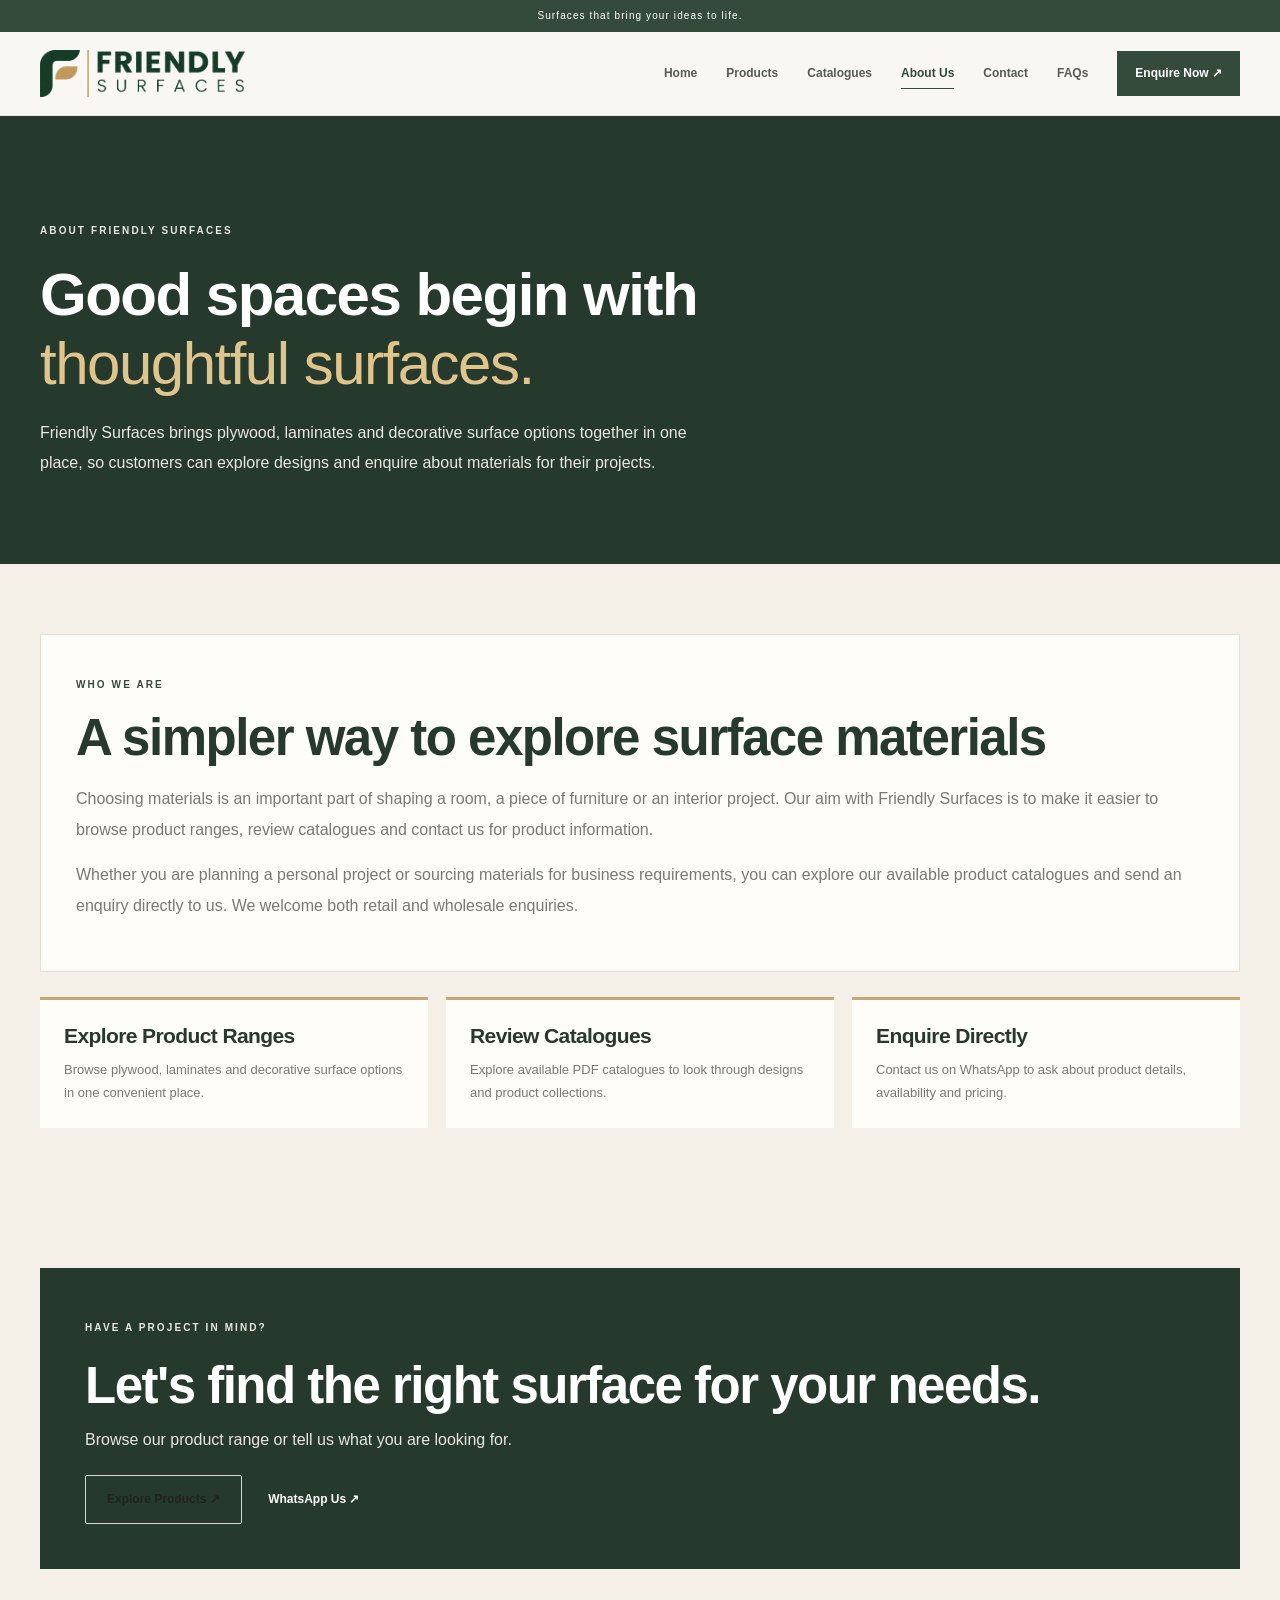
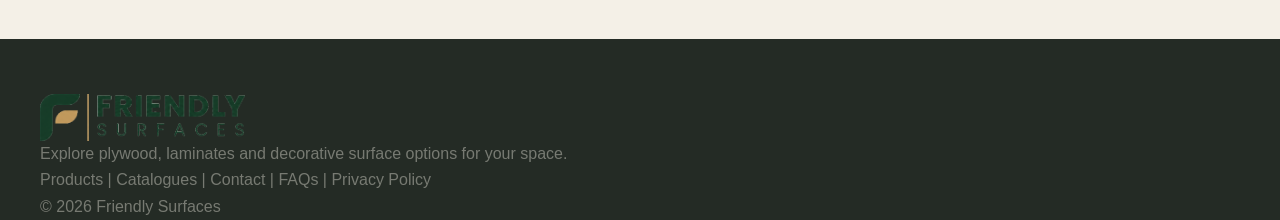
<file: about.html>
<!DOCTYPE html>
<html lang="en">
<head>
  <meta charset="UTF-8">
  <meta name="viewport" content="width=device-width, initial-scale=1.0">
  <meta name="theme-color" content="#26392d">
  <meta name="description" content="Learn about Friendly Surfaces and explore plywood, laminates and decorative surface options.">

  <title>About Us | Friendly Surfaces</title>

  <link rel="icon" type="image/png" href="assets/images/favicon.png">
  <link rel="stylesheet" href="style.css">

  <style>
    .brand-logo {
      display: block;
      width: 205px;
      max-width: 100%;
      height: auto;
    }

    .about-hero {
      padding: 85px 0;
      background: #26392d;
      color: #fff;
    }

    .about-hero h1 {
      max-width: 800px;
      color: #fff;
      font-size: clamp(36px, 5vw, 60px);
      line-height: 1.15;
    }

    .about-hero h1 span {
      color: #dfc48c;
    }

    .about-hero p {
      max-width: 680px;
      margin-top: 20px;
      color: #e8e8df;
      line-height: 1.9;
    }

    .about-content {
      padding: 70px 0;
      background: #f4f0e7;
    }

    .about-panel {
      padding: 35px;
      background: #fffdf8;
      border: 1px solid #e4dfd2;
    }

    .about-panel h2 {
      margin-bottom: 18px;
      color: #26392d;
    }

    .about-panel p {
      margin-bottom: 15px;
      line-height: 1.9;
    }

    .about-points {
      display: grid;
      grid-template-columns: repeat(3, 1fr);
      gap: 18px;
      margin-top: 25px;
    }

    .about-point {
      padding: 24px;
      background: #fffdf8;
      border-top: 3px solid #c4a878;
    }

    .about-point h3 {
      margin-bottom: 10px;
      color: #26392d;
    }

    .about-point p {
      font-size: 13px;
      line-height: 1.8;
    }

    .about-cta {
      padding: 45px;
      background: #26392d;
      color: #fff;
    }

    .about-cta h2 {
      color: #fff;
      margin-bottom: 12px;
    }

    .about-cta p {
      margin-bottom: 22px;
      color: #e8e8df;
    }

    @media (max-width: 700px) {
      .about-points {
        grid-template-columns: 1fr;
      }

      .about-panel,
      .about-cta {
        padding: 25px;
      }
    }
  </style>
</head>

<body>

  <div class="announcement-bar">
    Surfaces that bring your ideas to life.
  </div>

  <header class="site-header">
    <div class="container nav-container">

      <a href="index.html" class="brand">
        <img
          src="assets/images/friendly-surfaces-logo.png"
          alt="Friendly Surfaces"
          class="brand-logo">
      </a>

      <button
        class="menu-toggle"
        id="menuToggle"
        type="button"
        aria-label="Open navigation"
        aria-expanded="false"
        aria-controls="mainNav">
        <span></span>
        <span></span>
        <span></span>
      </button>

      <nav class="main-nav" id="mainNav">
        <a href="index.html">Home</a>
        <a href="products.html">Products</a>
        <a href="catalogue.html">Catalogues</a>
        <a href="about.html" class="active">About Us</a>
        <a href="contact.html">Contact</a>
        <a href="faq.html">FAQs</a>
        <a
          href="https://wa.me/919111423357"
          class="nav-cta"
          target="_blank"
          rel="noopener noreferrer">
          Enquire Now ↗
        </a>
      </nav>

    </div>
  </header>

  <main>

    <section class="about-hero">
      <div class="container">
        <p class="eyebrow">ABOUT FRIENDLY SURFACES</p>

        <h1>
          Good spaces begin with
          <span>thoughtful surfaces.</span>
        </h1>

        <p>
          Friendly Surfaces brings plywood, laminates and decorative
          surface options together in one place, so customers can explore
          designs and enquire about materials for their projects.
        </p>
      </div>
    </section>

    <section class="about-content">
      <div class="container">

        <div class="about-panel">
          <p class="eyebrow">WHO WE ARE</p>

          <h2>A simpler way to explore surface materials</h2>

          <p>
            Choosing materials is an important part of shaping a room,
            a piece of furniture or an interior project. Our aim with
            Friendly Surfaces is to make it easier to browse product
            ranges, review catalogues and contact us for product
            information.
          </p>

          <p>
            Whether you are planning a personal project or sourcing
            materials for business requirements, you can explore our
            available product catalogues and send an enquiry directly
            to us. We welcome both retail and wholesale enquiries.
          </p>
        </div>

        <div class="about-points">

          <article class="about-point">
            <h3>Explore Product Ranges</h3>
            <p>
              Browse plywood, laminates and decorative surface options
              in one convenient place.
            </p>
          </article>

          <article class="about-point">
            <h3>Review Catalogues</h3>
            <p>
              Explore available PDF catalogues to look through designs
              and product collections.
            </p>
          </article>

          <article class="about-point">
            <h3>Enquire Directly</h3>
            <p>
              Contact us on WhatsApp to ask about product details,
              availability and pricing.
            </p>
          </article>

        </div>

      </div>
    </section>

    <section class="about-content">
      <div class="container">
        <div class="about-cta">
          <p class="eyebrow">HAVE A PROJECT IN MIND?</p>

          <h2>Let's find the right surface for your needs.</h2>

          <p>
            Browse our product range or tell us what you are looking for.
          </p>

          <a class="btn btn-light" href="products.html">
            Explore Products ↗
          </a>

          <a
            class="btn"
            href="https://wa.me/919111423357?text=Hello%20Friendly%20Surfaces%2C%20I%20would%20like%20to%20enquire%20about%20your%20products."
            target="_blank"
            rel="noopener noreferrer">
            WhatsApp Us ↗
          </a>
        </div>
      </div>
    </section>

  </main>

  <footer class="site-footer">
    <div class="container">
      <img
        src="assets/images/friendly-surfaces-logo.png"
        alt="Friendly Surfaces"
        class="brand-logo">

      <p>
        Explore plywood, laminates and decorative surface options
        for your space.
      </p>

      <p>
        <a href="products.html">Products</a> |
        <a href="catalogue.html">Catalogues</a> |
        <a href="contact.html">Contact</a> |
        <a href="faq.html">FAQs</a> |
        <a href="privacy.html">Privacy Policy</a>
      </p>

      <p>
        © <span id="currentYear"></span> Friendly Surfaces
      </p>
    </div>
  </footer>

  <script>
    const menuToggle = document.getElementById("menuToggle");
    const mainNav = document.getElementById("mainNav");

    if (menuToggle && mainNav) {
      menuToggle.addEventListener("click", function () {
        const isOpen = mainNav.classList.toggle("open");
        menuToggle.setAttribute("aria-expanded", isOpen);
      });
    }

    document.getElementById("currentYear").textContent =
      new Date().getFullYear();
  </script>

</body>
</html>
</file>
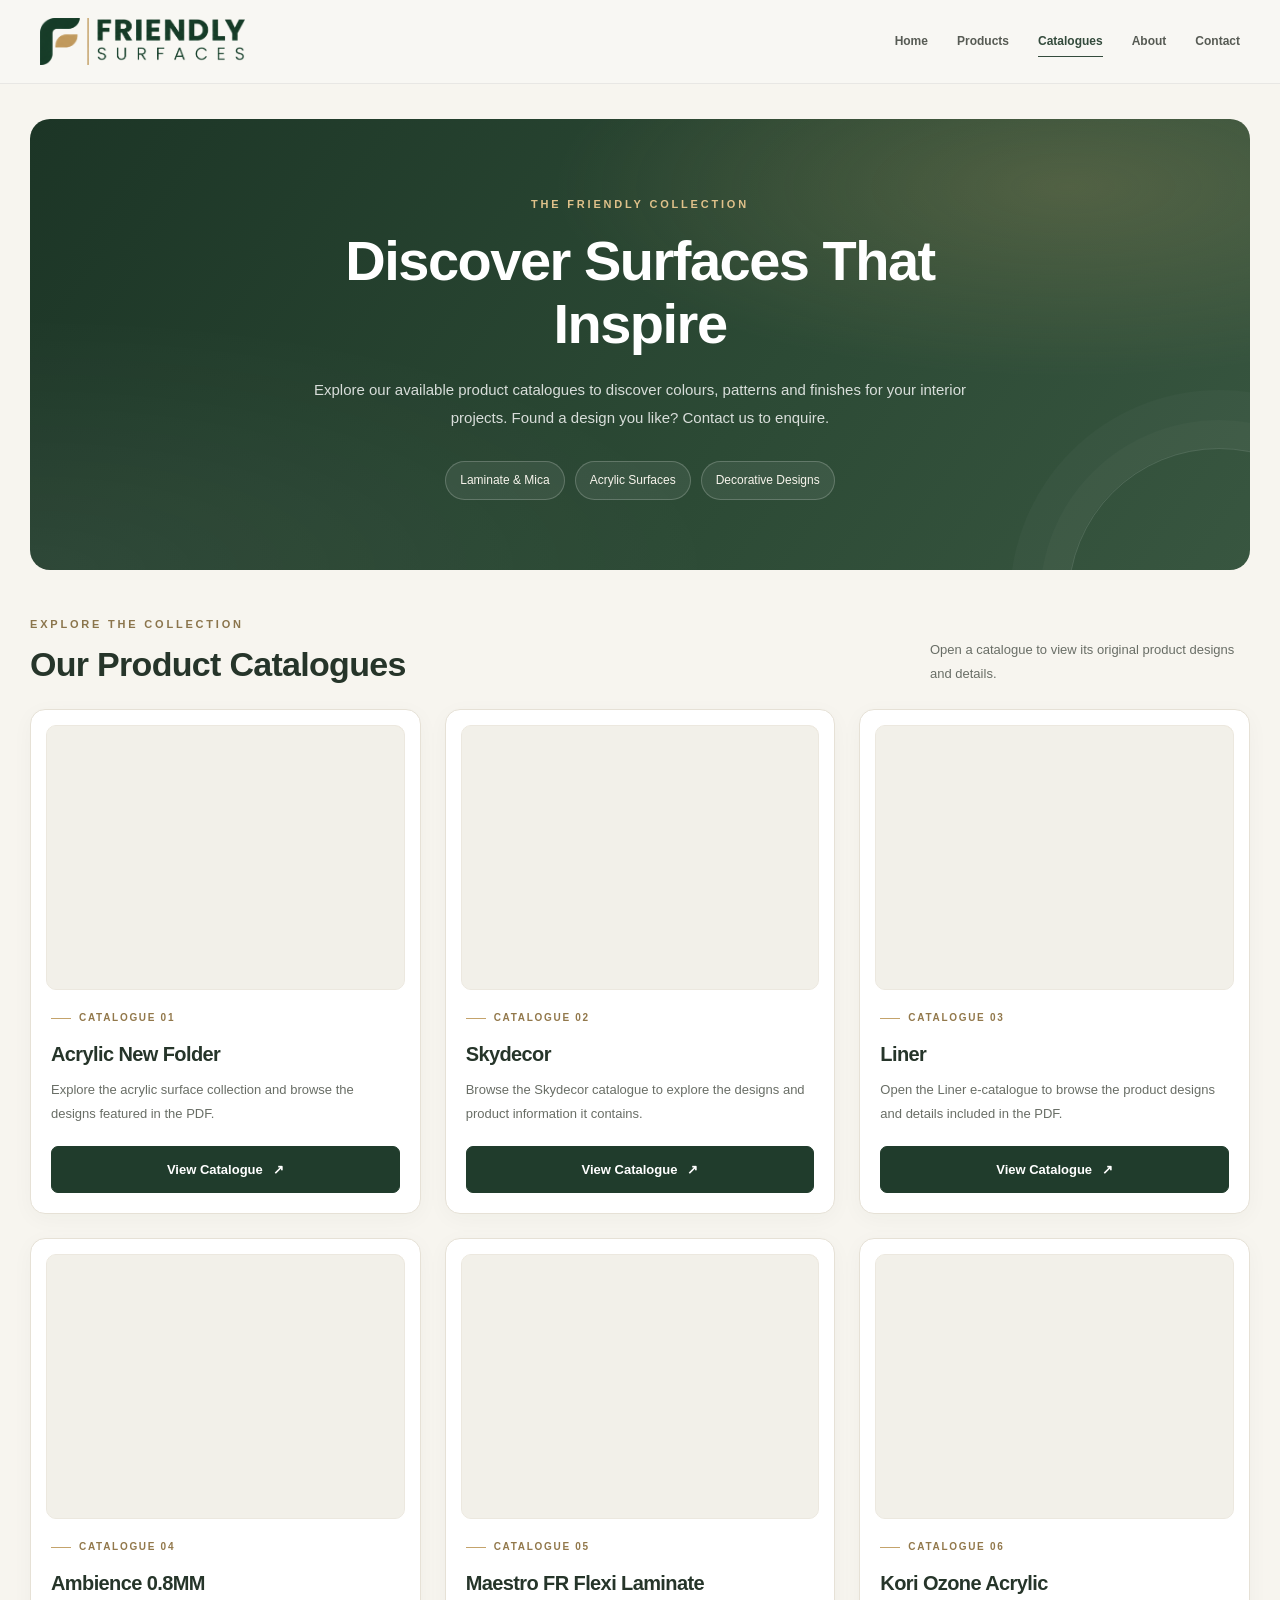
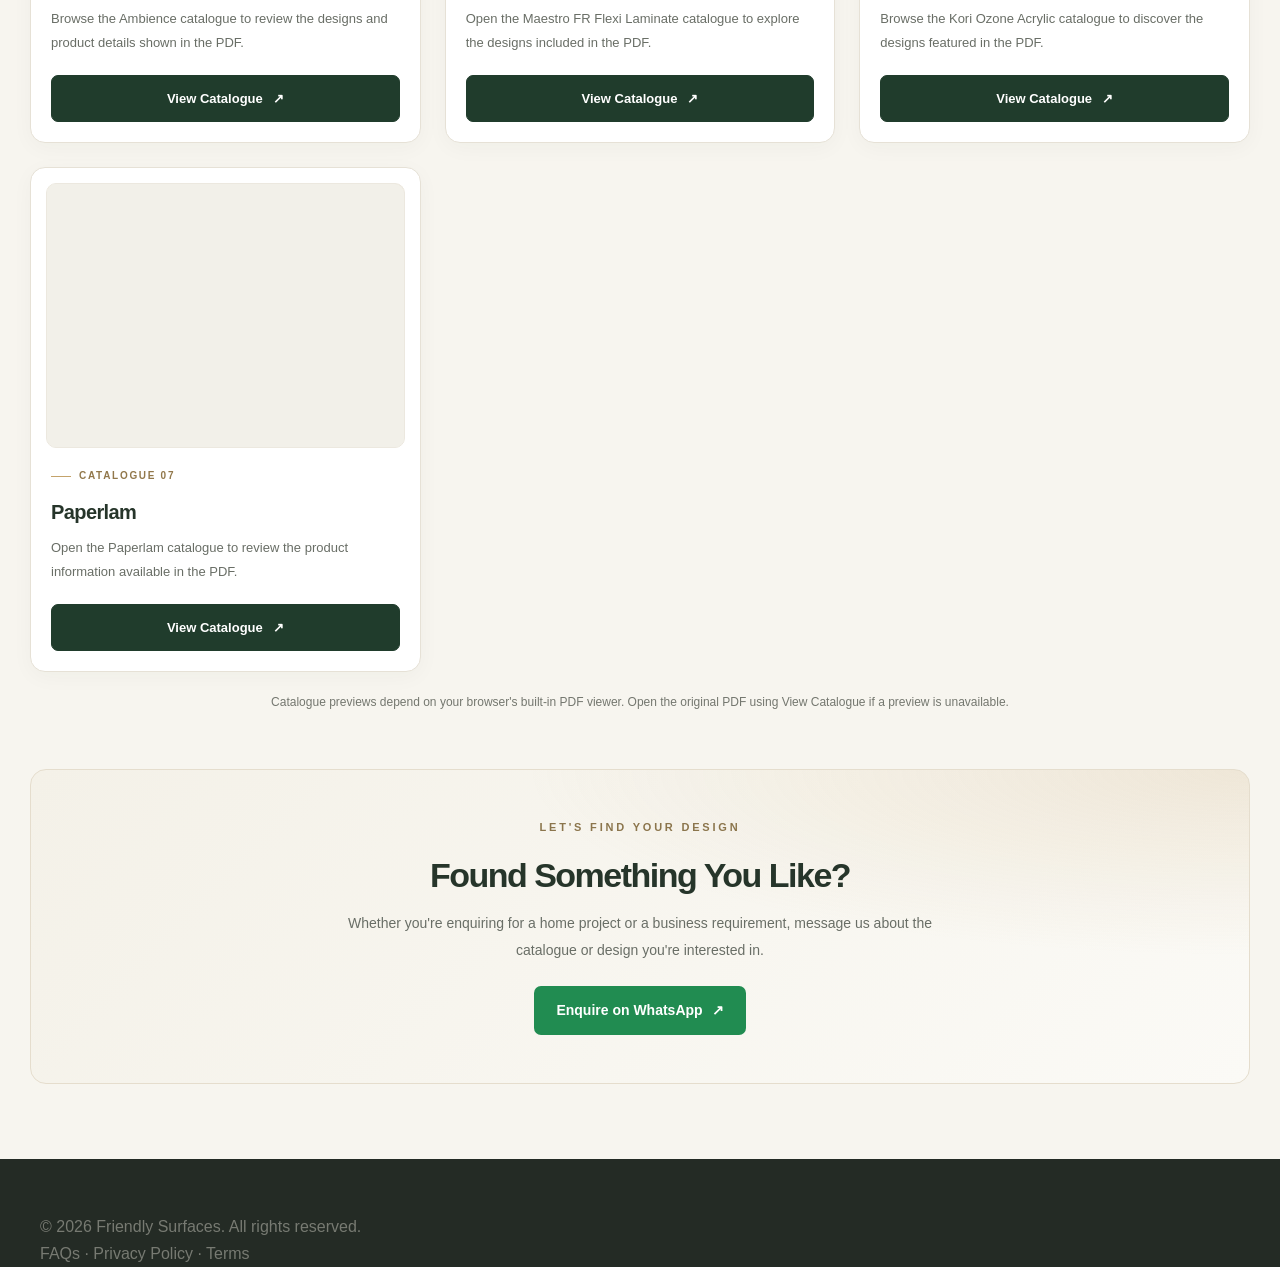
<file: catalogue.html>
<!DOCTYPE html>
<html lang="en">
<head>
  <meta charset="UTF-8">
  <meta name="viewport" content="width=device-width, initial-scale=1.0">

  <title>Product Catalogues | Friendly Surfaces</title>
  <meta name="description" content="Explore laminate, mica, acrylic and decorative surface catalogues from Friendly Surfaces. View original PDF catalogues and enquire on WhatsApp.">
  <meta name="theme-color" content="#203c2c">

  <link rel="stylesheet" href="style.css">
  <link rel="icon" type="image/png" href="assets/images/favicon.png">

  <style>
    :root {
      --surface-green: #203c2c;
      --surface-green-light: #345540;
      --surface-cream: #f7f5ef;
      --surface-gold: #c4a36b;
      --surface-text: #26352a;
      --surface-muted: #696e66;
      --surface-border: #e6e1d6;
    }

    * {
      box-sizing: border-box;
    }

    body {
      background: var(--surface-cream);
    }

    .catalogue-page {
      width: min(1220px, calc(100% - 44px));
      margin: 0 auto;
      padding: 35px 0 75px;
    }

    /* HERO */

    .catalogue-hero {
      position: relative;
      isolation: isolate;
      overflow: hidden;
      padding: 76px 30px 70px;
      margin-bottom: 45px;
      border-radius: 20px;
      text-align: center;
      color: #fff;
      background:
        radial-gradient(
          ellipse at 85% 15%,
          rgba(196, 163, 107, 0.23),
          transparent 35%
        ),
        radial-gradient(
          ellipse at 0% 100%,
          rgba(255, 255, 255, 0.06),
          transparent 40%
        ),
        linear-gradient(
          125deg,
          #1c3526 0%,
          #2c4a35 60%,
          #385640 100%
        );
    }

    .catalogue-hero::after {
      content: "";
      position: absolute;
      z-index: -1;
      width: 300px;
      height: 300px;
      right: -120px;
      bottom: -180px;
      border: 1px solid rgba(255,255,255,.13);
      border-radius: 50%;
      box-shadow:
        0 0 0 28px rgba(255,255,255,.025),
        0 0 0 58px rgba(255,255,255,.025);
    }

    .catalogue-eyebrow {
      margin: 0 0 17px;
      color: #dfc18a;
      font-size: 11px;
      font-weight: 700;
      letter-spacing: 2.8px;
      text-transform: uppercase;
    }

    .catalogue-hero h1 {
      max-width: 760px;
      margin: 0 auto 20px;
      color: #fff;
      font-size: clamp(34px, 5vw, 56px);
      font-weight: 600;
      line-height: 1.12;
      letter-spacing: -1.5px;
    }

    .catalogue-hero > p:not(.catalogue-eyebrow) {
      max-width: 660px;
      margin: 0 auto;
      color: rgba(255,255,255,.82);
      font-size: 15px;
      line-height: 1.9;
    }

    .catalogue-tags {
      display: flex;
      flex-wrap: wrap;
      justify-content: center;
      gap: 10px;
      margin-top: 28px;
    }

    .catalogue-tags span {
      padding: 9px 14px;
      border: 1px solid rgba(255,255,255,.2);
      border-radius: 30px;
      background: rgba(255,255,255,.07);
      color: #f7f4ec;
      font-size: 12px;
    }

    /* SECTION HEADING */

    .catalogue-section-heading {
      display: flex;
      justify-content: space-between;
      align-items: end;
      gap: 20px;
      margin: 0 0 24px;
    }

    .catalogue-section-heading .catalogue-eyebrow {
      margin-bottom: 9px;
      color: #8b754c;
    }

    .catalogue-section-heading h2 {
      margin: 0;
      color: var(--surface-text);
      font-size: clamp(25px, 3.5vw, 34px);
      line-height: 1.25;
      letter-spacing: -.7px;
    }

    .catalogue-section-heading > p {
      max-width: 320px;
      margin: 0;
      color: var(--surface-muted);
      font-size: 13px;
      line-height: 1.8;
    }

    /* CATALOGUE GRID */

    .catalogue-grid {
      display: grid;
      grid-template-columns: repeat(3, minmax(0, 1fr));
      gap: 24px;
    }

    .catalogue-card {
      display: flex;
      flex-direction: column;
      min-width: 0;
      padding: 15px;
      overflow: hidden;
      border: 1px solid var(--surface-border);
      border-radius: 15px;
      background: #fff;
      box-shadow: 0 5px 22px rgba(31, 48, 35, .035);
      transition:
        transform .22s ease,
        box-shadow .22s ease,
        border-color .22s ease;
    }

    .catalogue-card:hover {
      transform: translateY(-5px);
      border-color: #d4c8b2;
      box-shadow: 0 15px 32px rgba(31, 48, 35, .09);
    }

    /* PDF PREVIEW */

    .catalogue-preview {
      position: relative;
      height: 265px;
      overflow: hidden;
      border: 1px solid #ece8df;
      border-radius: 10px;
      background:
        radial-gradient(
          ellipse at top right,
          rgba(196,163,107,.15),
          transparent 45%
        ),
        #f2f0e9;
    }

    .catalogue-preview iframe {
      display: block;
      width: 100%;
      height: 100%;
      border: 0;
      background: #f2f0e9;
    }

    .catalogue-preview-fallback {
      display: flex;
      flex-direction: column;
      align-items: center;
      justify-content: center;
      gap: 12px;
      height: 100%;
      padding: 20px;
      text-align: center;
      color: var(--surface-green);
    }

    .pdf-icon {
      display: grid;
      place-items: center;
      width: 58px;
      height: 68px;
      border: 1px solid #d8cdb8;
      border-radius: 7px;
      background: #fff;
      color: #8c6643;
      font-size: 13px;
      font-weight: 800;
      letter-spacing: 1px;
      box-shadow: 0 5px 15px rgba(32, 60, 44, .07);
    }

    .catalogue-preview-fallback p {
      margin: 0;
      color: var(--surface-muted);
      font-size: 12px;
      line-height: 1.6;
    }

    .catalogue-card-body {
      display: flex;
      flex: 1;
      flex-direction: column;
      align-items: flex-start;
      padding: 20px 5px 5px;
    }

    .catalogue-number {
      display: inline-flex;
      align-items: center;
      gap: 8px;
      margin-bottom: 13px;
      color: #92784b;
      font-size: 10px;
      font-weight: 700;
      letter-spacing: 1.7px;
    }

    .catalogue-number::before {
      content: "";
      width: 20px;
      height: 1px;
      background: var(--surface-gold);
    }

    .catalogue-card h3 {
      margin: 0 0 10px;
      color: var(--surface-text);
      font-size: 20px;
      font-weight: 600;
      line-height: 1.4;
      overflow-wrap: anywhere;
    }

    .catalogue-card-body > p {
      flex: 1;
      margin: 0 0 20px;
      color: var(--surface-muted);
      font-size: 13px;
      line-height: 1.85;
    }

    .catalogue-link {
      display: inline-flex;
      align-items: center;
      justify-content: center;
      gap: 10px;
      width: 100%;
      min-height: 46px;
      padding: 12px 16px;
      border: 1px solid var(--surface-green);
      border-radius: 7px;
      background: var(--surface-green);
      color: #fff;
      font-size: 13px;
      font-weight: 600;
      text-align: center;
      text-decoration: none;
      transition: background .2s ease, border-color .2s ease;
    }

    .catalogue-link:hover {
      border-color: #172d20;
      background: #172d20;
    }

    .catalogue-link:focus-visible,
    .catalogue-help-button:focus-visible {
      outline: 2px solid var(--surface-gold);
      outline-offset: 3px;
    }

    /* WHATSAPP CTA */

    .catalogue-help {
      position: relative;
      isolation: isolate;
      overflow: hidden;
      margin-top: 55px;
      padding: 48px 25px;
      border: 1px solid #e5ddcd;
      border-radius: 16px;
      background:
        radial-gradient(
          ellipse at 100% 0,
          rgba(196,163,107,.20),
          transparent 42%
        ),
        linear-gradient(135deg, #f4f1e8, #fbfaf6);
      text-align: center;
    }

    .catalogue-help .catalogue-eyebrow {
      color: #8b754c;
    }

    .catalogue-help h2 {
      margin: 0 0 13px;
      color: var(--surface-text);
      font-size: clamp(25px, 3.5vw, 34px);
      line-height: 1.3;
    }

    .catalogue-help > p:not(.catalogue-eyebrow) {
      max-width: 600px;
      margin: 0 auto 23px;
      color: var(--surface-muted);
      font-size: 14px;
      line-height: 1.9;
    }

    .catalogue-help-button {
      display: inline-flex;
      align-items: center;
      justify-content: center;
      gap: 9px;
      min-height: 47px;
      padding: 13px 22px;
      border-radius: 7px;
      background: #218c51;
      color: #fff;
      font-size: 14px;
      font-weight: 600;
      text-decoration: none;
      transition: background .2s ease;
    }

    .catalogue-help-button:hover {
      background: #176d3d;
    }

    .catalogue-note {
      margin: 20px 0 0;
      color: #74776f;
      font-size: 12px;
      line-height: 1.8;
      text-align: center;
    }

    /* RESPONSIVE */

    @media (max-width: 950px) {
      .catalogue-grid {
        grid-template-columns: repeat(2, minmax(0, 1fr));
        gap: 20px;
      }

      .catalogue-preview {
        height: 280px;
      }

      .catalogue-section-heading {
        align-items: flex-start;
        flex-direction: column;
      }
    }

    @media (max-width: 560px) {
      .catalogue-page {
        width: calc(100% - 28px);
        padding: 22px 0 45px;
      }

      .catalogue-hero {
        padding: 48px 19px 43px;
        margin-bottom: 35px;
        border-radius: 14px;
      }

      .catalogue-hero h1 {
        font-size: clamp(31px, 9vw, 42px);
        letter-spacing: -.8px;
      }

      .catalogue-hero > p:not(.catalogue-eyebrow) {
        font-size: 14px;
      }

      .catalogue-tags {
        gap: 8px;
        margin-top: 22px;
      }

      .catalogue-tags span {
        padding: 8px 11px;
        font-size: 11px;
      }

      .catalogue-grid {
        grid-template-columns: 1fr;
        gap: 18px;
      }

      .catalogue-card {
        padding: 12px;
      }

      .catalogue-preview {
        height: 300px;
      }

      .catalogue-card-body {
        padding: 18px 5px 5px;
      }

      .catalogue-card h3 {
        font-size: 19px;
      }

      .catalogue-help {
        margin-top: 35px;
        padding: 36px 18px;
      }
    }

    @media (prefers-reduced-motion: reduce) {
      .catalogue-card,
      .catalogue-link,
      .catalogue-help-button {
        transition: none;
      }

      .catalogue-card:hover {
        transform: none;
      }
    }
  </style>
</head>

<body>

  <header class="site-header">
    <div class="container nav-container">

      <a href="index.html" class="brand"
         aria-label="Friendly Surfaces home">
        <img
          src="assets/images/friendly-surfaces-logo.png"
          alt="Friendly Surfaces"
          class="brand-logo">
      </a>

      <button
        class="menu-toggle"
        id="menuToggle"
        type="button"
        aria-label="Open navigation"
        aria-expanded="false">
        <span></span>
        <span></span>
        <span></span>
      </button>

      <nav class="main-nav" id="mainNav" aria-label="Main navigation">
        <a href="index.html">Home</a>
        <a href="products.html">Products</a>
        <a href="catalogue.html" class="active" aria-current="page">Catalogues</a>
        <a href="about.html">About</a>
        <a href="contact.html">Contact</a>
      </nav>

    </div>
  </header>

  <main>
    <section class="catalogue-page">

      <!-- HERO SECTION -->
      <section class="catalogue-hero">
        <p class="catalogue-eyebrow">THE FRIENDLY COLLECTION</p>

        <h1>Discover Surfaces That Inspire</h1>

        <p>
          Explore our available product catalogues to discover
          colours, patterns and finishes for your interior projects.
          Found a design you like? Contact us to enquire.
        </p>

        <div class="catalogue-tags">
          <span>Laminate &amp; Mica</span>
          <span>Acrylic Surfaces</span>
          <span>Decorative Designs</span>
        </div>
      </section>

      <!-- CATALOGUE SECTION -->
      <section aria-labelledby="catalogueHeading">

        <div class="catalogue-section-heading">
          <div>
            <p class="catalogue-eyebrow">EXPLORE THE COLLECTION</p>
            <h2 id="catalogueHeading">Our Product Catalogues</h2>
          </div>

          <p>
            Open a catalogue to view its original product designs
            and details.
          </p>
        </div>

        <div class="catalogue-grid">

          <!-- 01: ACRYLIC -->
          <article class="catalogue-card">
            <div class="catalogue-preview">
              <iframe
                src="assets/catalogues/ACYLIC%20NEW%20FOLDER%20PDF.pdf#page=1&toolbar=0&navpanes=0&view=FitH"
                title="Acrylic New Folder PDF cover preview"
                loading="lazy">
              </iframe>
            </div>

            <div class="catalogue-card-body">
              <span class="catalogue-number">CATALOGUE 01</span>
              <h3>Acrylic New Folder</h3>
              <p>
                Explore the acrylic surface collection and
                browse the designs featured in the PDF.
              </p>
              <a
                class="catalogue-link"
                href="assets/catalogues/ACYLIC%20NEW%20FOLDER%20PDF.pdf"
                target="_blank"
                rel="noopener noreferrer">
                View Catalogue <span aria-hidden="true">↗</span>
              </a>
            </div>
          </article>

          <!-- 02: SKYDECOR -->
          <article class="catalogue-card">
            <div class="catalogue-preview">
              <iframe
                src="assets/catalogues/Skydecor_Master.pdf#page=1&toolbar=0&navpanes=0&view=FitH"
                title="Skydecor PDF cover preview"
                loading="lazy">
              </iframe>
            </div>

            <div class="catalogue-card-body">
              <span class="catalogue-number">CATALOGUE 02</span>
              <h3>Skydecor</h3>
              <p>
                Browse the Skydecor catalogue to explore the
                designs and product information it contains.
              </p>
              <a
                class="catalogue-link"
                href="assets/catalogues/Skydecor_Master.pdf"
                target="_blank"
                rel="noopener noreferrer">
                View Catalogue <span aria-hidden="true">↗</span>
              </a>
            </div>
          </article>

          <!-- 03: LINER -->
          <article class="catalogue-card">
            <div class="catalogue-preview">
              <iframe
                src="assets/catalogues/Liner%20Folder%20E-catalogue.pdf#page=1&toolbar=0&navpanes=0&view=FitH"
                title="Liner E-catalogue PDF cover preview"
                loading="lazy">
              </iframe>
            </div>

            <div class="catalogue-card-body">
              <span class="catalogue-number">CATALOGUE 03</span>
              <h3>Liner</h3>
              <p>
                Open the Liner e-catalogue to browse the product
                designs and details included in the PDF.
              </p>
              <a
                class="catalogue-link"
                href="assets/catalogues/Liner%20Folder%20E-catalogue.pdf"
                target="_blank"
                rel="noopener noreferrer">
                View Catalogue <span aria-hidden="true">↗</span>
              </a>
            </div>
          </article>

          <!-- 04: AMBIENCE -->
          <article class="catalogue-card">
            <div class="catalogue-preview">
              <iframe
                src="assets/catalogues/Ambience%200.8MM.pdf#page=1&toolbar=0&navpanes=0&view=FitH"
                title="Ambience 0.8MM PDF cover preview"
                loading="lazy">
              </iframe>
            </div>

            <div class="catalogue-card-body">
              <span class="catalogue-number">CATALOGUE 04</span>
              <h3>Ambience 0.8MM</h3>
              <p>
                Browse the Ambience catalogue to review the
                designs and product details shown in the PDF.
              </p>
              <a
                class="catalogue-link"
                href="assets/catalogues/Ambience%200.8MM.pdf"
                target="_blank"
                rel="noopener noreferrer">
                View Catalogue <span aria-hidden="true">↗</span>
              </a>
            </div>
          </article>

          <!-- 05: MAESTRO -->
          <article class="catalogue-card">
            <div class="catalogue-preview">
              <iframe
                src="assets/catalogues/Maestro%20FR%20Flexi%20Laminate%20.pdf#page=1&toolbar=0&navpanes=0&view=FitH"
                title="Maestro FR Flexi Laminate PDF cover preview"
                loading="lazy">
              </iframe>
            </div>

            <div class="catalogue-card-body">
              <span class="catalogue-number">CATALOGUE 05</span>
              <h3>Maestro FR Flexi Laminate</h3>
              <p>
                Open the Maestro FR Flexi Laminate catalogue
                to explore the designs included in the PDF.
              </p>
              <a
                class="catalogue-link"
                href="assets/catalogues/Maestro%20FR%20Flexi%20Laminate%20.pdf"
                target="_blank"
                rel="noopener noreferrer">
                View Catalogue <span aria-hidden="true">↗</span>
              </a>
            </div>
          </article>

          <!-- 06: KORI OZONE -->
          <article class="catalogue-card">
            <div class="catalogue-preview">
              <iframe
                src="assets/catalogues/KORI%20OZONE%20ACRYLIC%20FOLDER.pdf#page=1&toolbar=0&navpanes=0&view=FitH"
                title="Kori Ozone Acrylic PDF cover preview"
                loading="lazy">
              </iframe>
            </div>

            <div class="catalogue-card-body">
              <span class="catalogue-number">CATALOGUE 06</span>
              <h3>Kori Ozone Acrylic</h3>
              <p>
                Browse the Kori Ozone Acrylic catalogue to
                discover the designs featured in the PDF.
              </p>
              <a
                class="catalogue-link"
                href="assets/catalogues/KORI%20OZONE%20ACRYLIC%20FOLDER.pdf"
                target="_blank"
                rel="noopener noreferrer">
                View Catalogue <span aria-hidden="true">↗</span>
              </a>
            </div>
          </article>

          <!-- 07: PAPERLAM -->
          <article class="catalogue-card">
            <div class="catalogue-preview">
              <iframe
                src="assets/catalogues/PAPERLAM_INTERACTIVE.pdf#page=1&toolbar=0&navpanes=0&view=FitH"
                title="Paperlam PDF cover preview"
                loading="lazy">
              </iframe>
            </div>

            <div class="catalogue-card-body">
              <span class="catalogue-number">CATALOGUE 07</span>
              <h3>Paperlam</h3>
              <p>
                Open the Paperlam catalogue to review the
                product information available in the PDF.
              </p>
              <a
                class="catalogue-link"
                href="assets/catalogues/PAPERLAM_INTERACTIVE.pdf"
                target="_blank"
                rel="noopener noreferrer">
                View Catalogue <span aria-hidden="true">↗</span>
              </a>
            </div>
          </article>

        </div>

        <p class="catalogue-note">
          Catalogue previews depend on your browser's built-in PDF viewer.
          Open the original PDF using View Catalogue if a preview is unavailable.
        </p>

      </section>

      <!-- WHATSAPP ENQUIRY -->
      <section class="catalogue-help">
        <p class="catalogue-eyebrow">LET'S FIND YOUR DESIGN</p>

        <h2>Found Something You Like?</h2>

        <p>
          Whether you're enquiring for a home project or a business
          requirement, message us about the catalogue or design
          you're interested in.
        </p>

        <a
          class="catalogue-help-button"
          href="https://wa.me/919111423357?text=Hi%20Friendly%20Surfaces%2C%20I%20would%20like%20to%20enquire%20about%20your%20product%20catalogues."
          target="_blank"
          rel="noopener noreferrer">
          Enquire on WhatsApp <span aria-hidden="true">↗</span>
        </a>
      </section>

    </section>
  </main>

  <footer class="site-footer">
    <div class="container">
      <p>
        © <span id="currentYear"></span> Friendly Surfaces.
        All rights reserved.
      </p>

      <p>
        <a href="faq.html">FAQs</a> ·
        <a href="privacy.html">Privacy Policy</a> ·
        <a href="terms.html">Terms</a>
      </p>
    </div>
  </footer>

  <script src="script.js"></script>

</body>
</html>
</file>
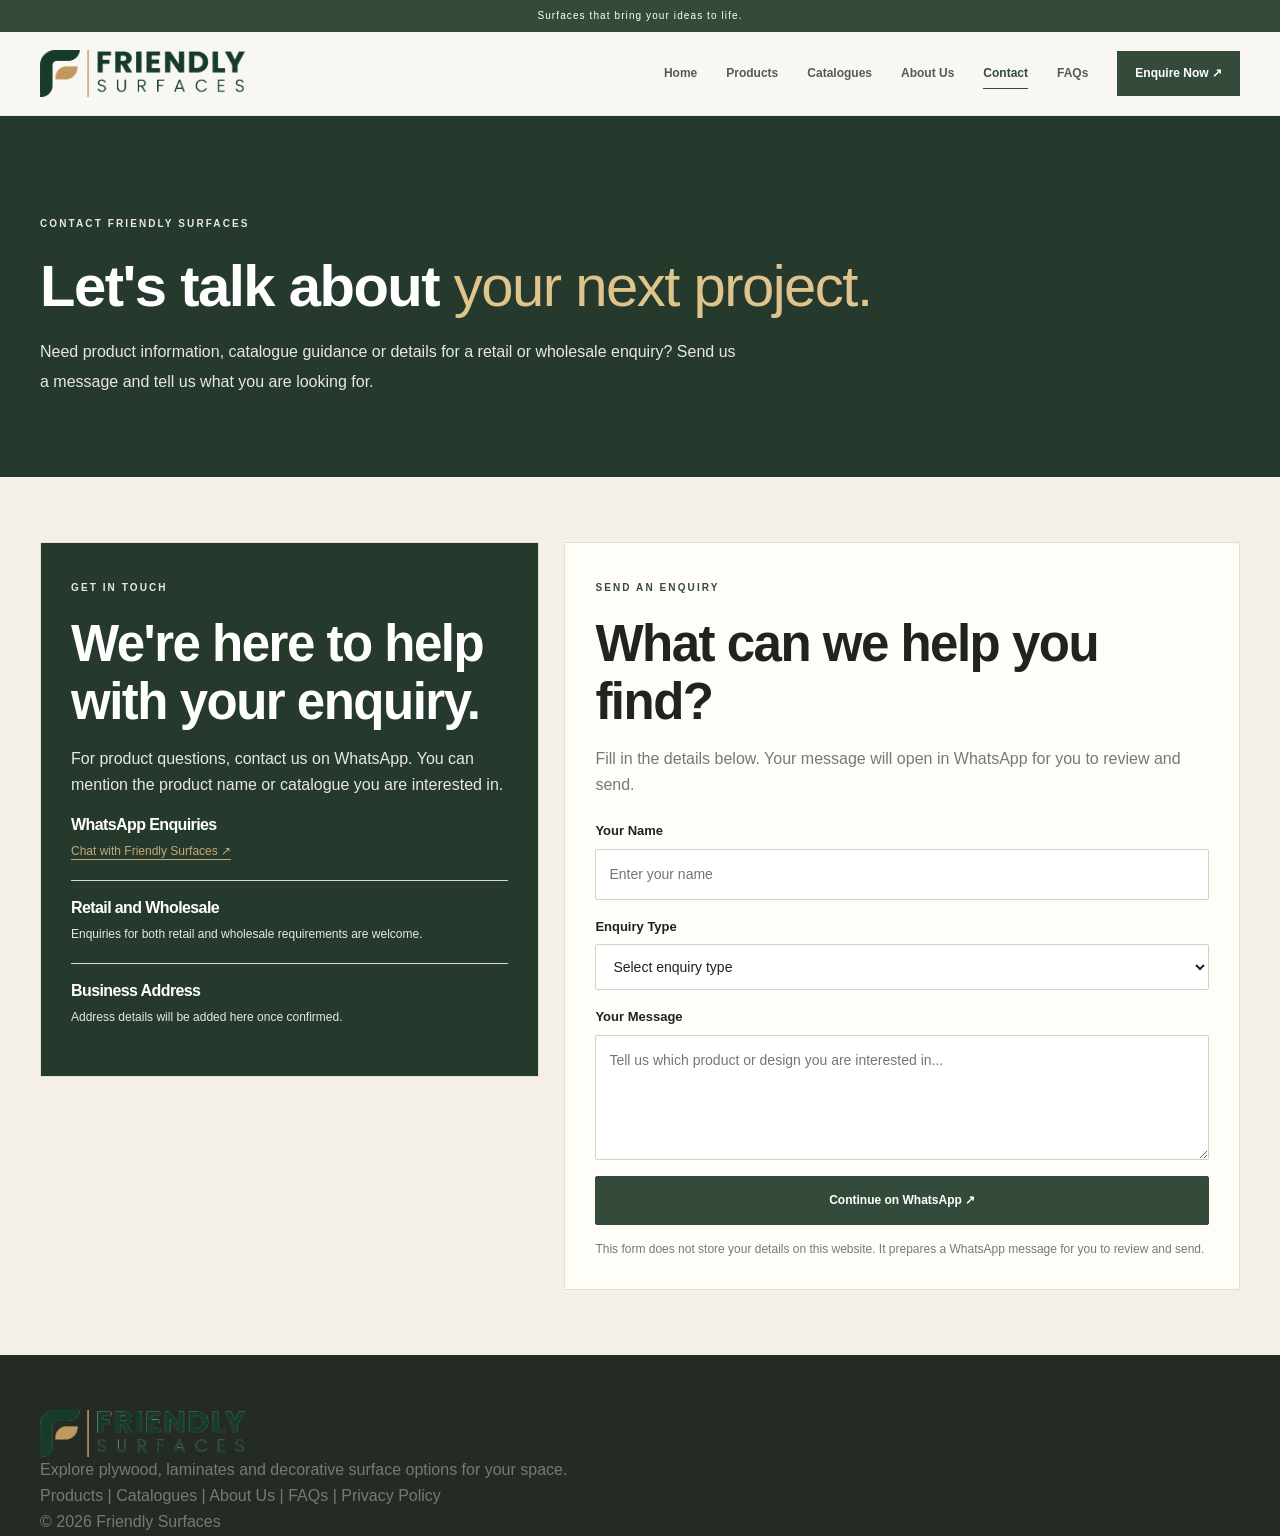
<file: contact.html>
<!DOCTYPE html>
<html lang="en">
<head>
  <meta charset="UTF-8">
  <meta name="viewport" content="width=device-width, initial-scale=1.0">
  <meta name="theme-color" content="#26392d">
  <meta name="description" content="Contact Friendly Surfaces for plywood, laminates and decorative surface product enquiries.">

  <title>Contact Us | Friendly Surfaces</title>

  <link rel="icon" type="image/png" href="assets/images/favicon.png">
  <link rel="stylesheet" href="style.css">

  <style>
    .brand-logo {
      display: block;
      width: 205px;
      max-width: 100%;
      height: auto;
    }

    .contact-hero {
      padding: 80px 0;
      background: #26392d;
      color: #fff;
    }

    .contact-hero h1 {
      color: #fff;
      font-size: clamp(36px, 5vw, 58px);
    }

    .contact-hero h1 span {
      color: #dfc48c;
    }

    .contact-hero p {
      max-width: 700px;
      margin-top: 18px;
      color: #e8e8df;
      line-height: 1.9;
    }

    .contact-section {
      padding: 65px 0;
      background: #f4f0e7;
    }

    .contact-layout {
      display: grid;
      grid-template-columns: 0.85fr 1.15fr;
      gap: 25px;
      align-items: start;
    }

    .contact-card {
      padding: 30px;
      background: #fffdf8;
      border: 1px solid #e4dfd2;
    }

    .contact-card-dark {
      background: #26392d;
      color: #fff;
    }

    .contact-card-dark h2,
    .contact-card-dark h3 {
      color: #fff;
    }

    .contact-card-dark p {
      color: #e8e8df;
    }

    .contact-card h2 {
      margin-bottom: 15px;
    }

    .contact-detail {
      padding: 18px 0;
      border-bottom: 1px solid #dcd8ce;
    }

    .contact-detail:last-child {
      border-bottom: 0;
    }

    .contact-detail h3 {
      margin-bottom: 8px;
      font-size: 16px;
    }

    .contact-detail a {
      color: #c4a878;
      text-decoration: underline;
      text-underline-offset: 4px;
    }

    .contact-form {
      display: grid;
      gap: 16px;
      margin-top: 22px;
    }

    .form-group {
      display: grid;
      gap: 7px;
    }

    .form-group label {
      font-size: 13px;
      font-weight: 700;
    }

    .form-control {
      width: 100%;
      padding: 13px;
      border: 1px solid #d5d0c4;
      background: #fff;
      font: inherit;
      font-size: 14px;
    }

    textarea.form-control {
      min-height: 125px;
      resize: vertical;
    }

    .form-note {
      margin-top: 14px;
      font-size: 12px;
      line-height: 1.7;
    }

    @media (max-width: 760px) {
      .contact-layout {
        grid-template-columns: 1fr;
      }

      .contact-card {
        padding: 24px;
      }
    }
  </style>
</head>

<body>

  <div class="announcement-bar">
    Surfaces that bring your ideas to life.
  </div>

  <header class="site-header">
    <div class="container nav-container">

      <a href="index.html" class="brand">
        <img
          src="assets/images/friendly-surfaces-logo.png"
          alt="Friendly Surfaces"
          class="brand-logo">
      </a>

      <button
        class="menu-toggle"
        id="menuToggle"
        type="button"
        aria-label="Open navigation"
        aria-expanded="false"
        aria-controls="mainNav">
        <span></span>
        <span></span>
        <span></span>
      </button>

      <nav class="main-nav" id="mainNav">
        <a href="index.html">Home</a>
        <a href="products.html">Products</a>
        <a href="catalogue.html">Catalogues</a>
        <a href="about.html">About Us</a>
        <a href="contact.html" class="active">Contact</a>
        <a href="faq.html">FAQs</a>
        <a
          href="https://wa.me/919111423357"
          class="nav-cta"
          target="_blank"
          rel="noopener noreferrer">
          Enquire Now ↗
        </a>
      </nav>

    </div>
  </header>

  <main>

    <section class="contact-hero">
      <div class="container">
        <p class="eyebrow">CONTACT FRIENDLY SURFACES</p>

        <h1>
          Let's talk about
          <span>your next project.</span>
        </h1>

        <p>
          Need product information, catalogue guidance or details for
          a retail or wholesale enquiry? Send us a message and tell us
          what you are looking for.
        </p>
      </div>
    </section>

    <section class="contact-section">
      <div class="container contact-layout">

        <aside class="contact-card contact-card-dark">
          <p class="eyebrow">GET IN TOUCH</p>

          <h2>We're here to help with your enquiry.</h2>

          <p>
            For product questions, contact us on WhatsApp. You can
            mention the product name or catalogue you are interested in.
          </p>

          <div class="contact-detail">
            <h3>WhatsApp Enquiries</h3>
            <p>
              <a
                href="https://wa.me/919111423357"
                target="_blank"
                rel="noopener noreferrer">
                Chat with Friendly Surfaces ↗
              </a>
            </p>
          </div>

          <div class="contact-detail">
            <h3>Retail and Wholesale</h3>
            <p>
              Enquiries for both retail and wholesale requirements
              are welcome.
            </p>
          </div>

          <div class="contact-detail">
            <h3>Business Address</h3>
            <p>
              Address details will be added here once confirmed.
            </p>
          </div>
        </aside>

        <section class="contact-card">
          <p class="eyebrow">SEND AN ENQUIRY</p>

          <h2>What can we help you find?</h2>

          <p>
            Fill in the details below. Your message will open in
            WhatsApp for you to review and send.
          </p>

          <form class="contact-form" id="whatsappContactForm">

            <div class="form-group">
              <label for="contactName">Your Name</label>
              <input
                class="form-control"
                id="contactName"
                name="name"
                autocomplete="name"
                placeholder="Enter your name"
                required>
            </div>

            <div class="form-group">
              <label for="contactType">Enquiry Type</label>

              <select
                class="form-control"
                id="contactType"
                name="type"
                required>
                <option value="">Select enquiry type</option>
                <option>Retail enquiry</option>
                <option>Wholesale enquiry</option>
                <option>Product availability</option>
                <option>Catalogue or design enquiry</option>
                <option>Other enquiry</option>
              </select>
            </div>

            <div class="form-group">
              <label for="contactMessage">Your Message</label>

              <textarea
                class="form-control"
                id="contactMessage"
                name="message"
                placeholder="Tell us which product or design you are interested in..."
                required></textarea>
            </div>

            <button class="btn btn-dark" type="submit">
              Continue on WhatsApp ↗
            </button>

          </form>

          <p class="form-note">
            This form does not store your details on this website.
            It prepares a WhatsApp message for you to review and send.
          </p>
        </section>

      </div>
    </section>

  </main>

  <footer class="site-footer">
    <div class="container">

      <img
        src="assets/images/friendly-surfaces-logo.png"
        alt="Friendly Surfaces"
        class="brand-logo">

      <p>
        Explore plywood, laminates and decorative surface options
        for your space.
      </p>

      <p>
        <a href="products.html">Products</a> |
        <a href="catalogue.html">Catalogues</a> |
        <a href="about.html">About Us</a> |
        <a href="faq.html">FAQs</a> |
        <a href="privacy.html">Privacy Policy</a>
      </p>

      <p>
        © <span id="currentYear"></span> Friendly Surfaces
      </p>

    </div>
  </footer>

  <script>
    const menuToggle = document.getElementById("menuToggle");
    const mainNav = document.getElementById("mainNav");

    if (menuToggle && mainNav) {
      menuToggle.addEventListener("click", function () {
        const isOpen = mainNav.classList.toggle("open");
        menuToggle.setAttribute("aria-expanded", isOpen);
      });
    }

    document.getElementById("currentYear").textContent =
      new Date().getFullYear();

    document.getElementById("whatsappContactForm")
      .addEventListener("submit", function (event) {
        event.preventDefault();

        const name =
          document.getElementById("contactName").value.trim();

        const type =
          document.getElementById("contactType").value;

        const message =
          document.getElementById("contactMessage").value.trim();

        const whatsappMessage =
          "Hello Friendly Surfaces, my name is " + name +
          ".\nEnquiry type: " + type +
          ".\nMessage: " + message;

        const url =
          "https://wa.me/919111423357?text=" +
          encodeURIComponent(whatsappMessage);

        window.open(url, "_blank", "noopener,noreferrer");
      });
  </script>

</body>
</html>
</file>
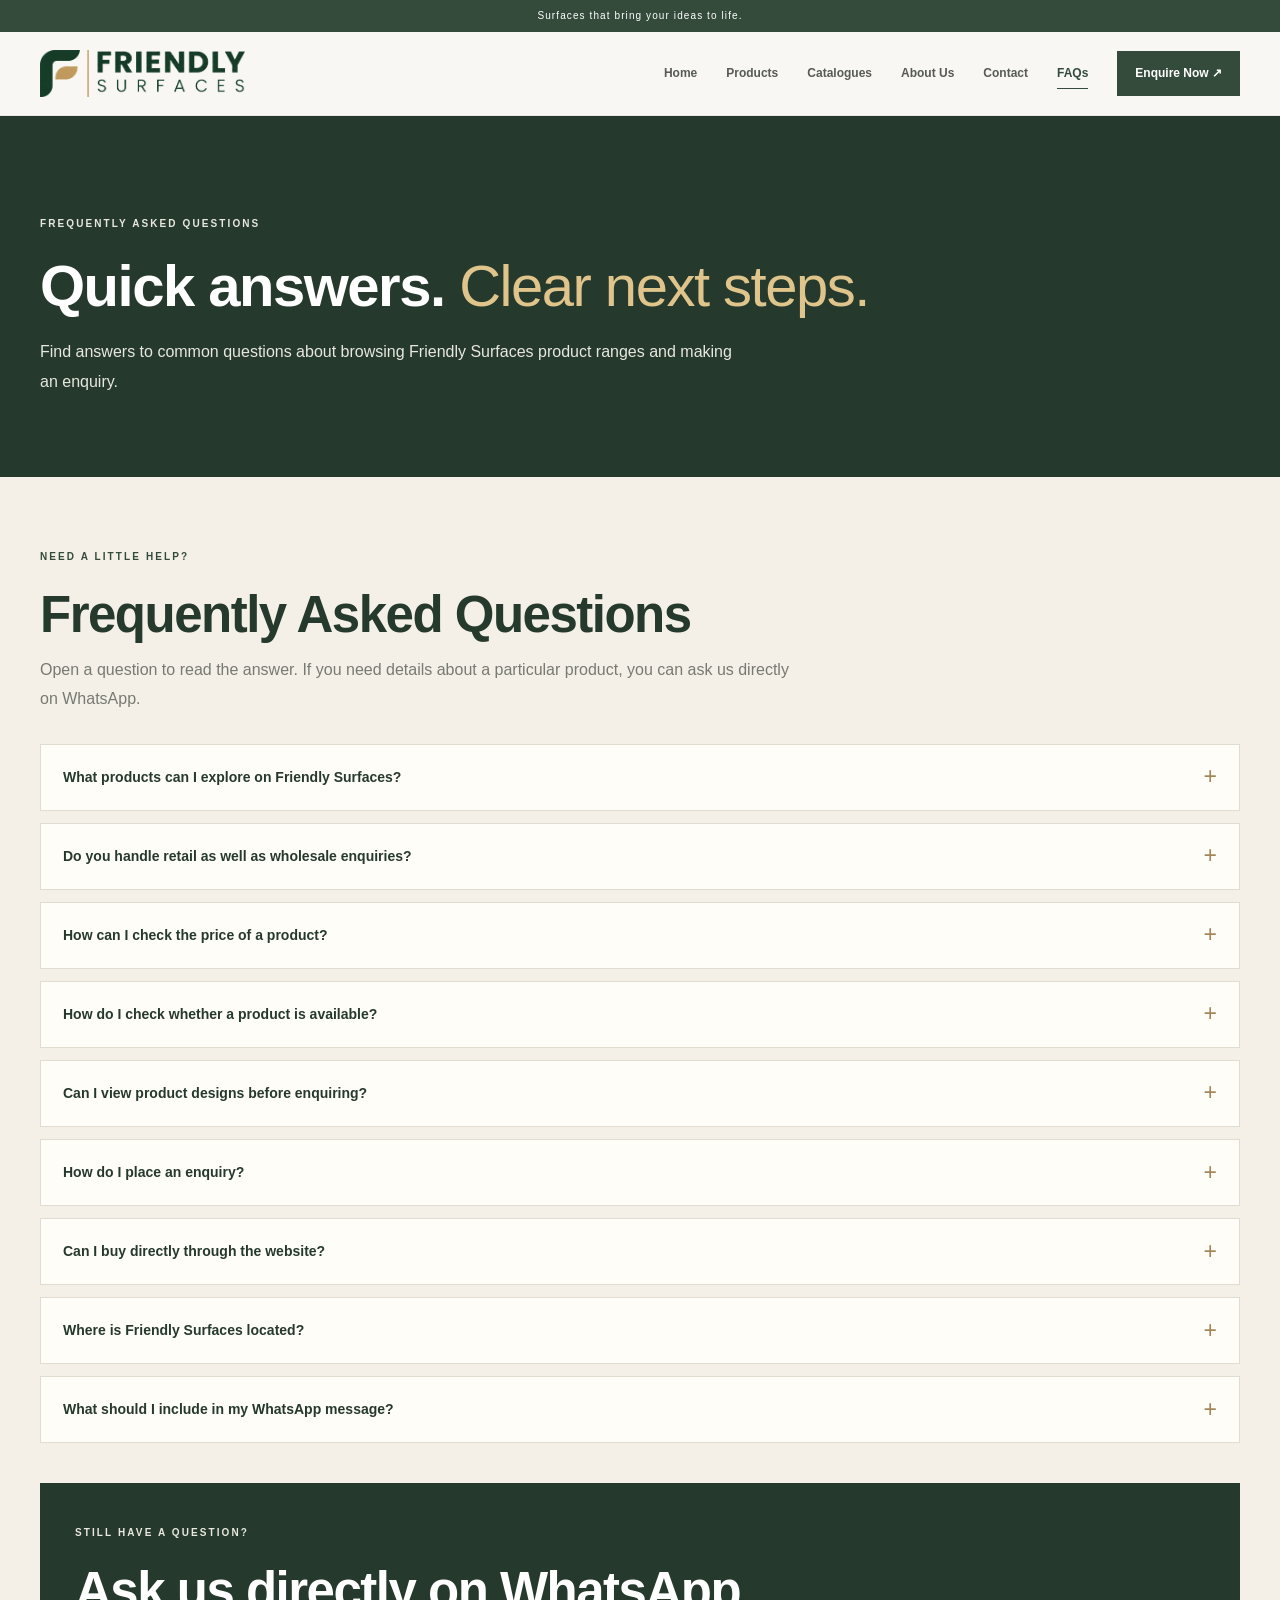
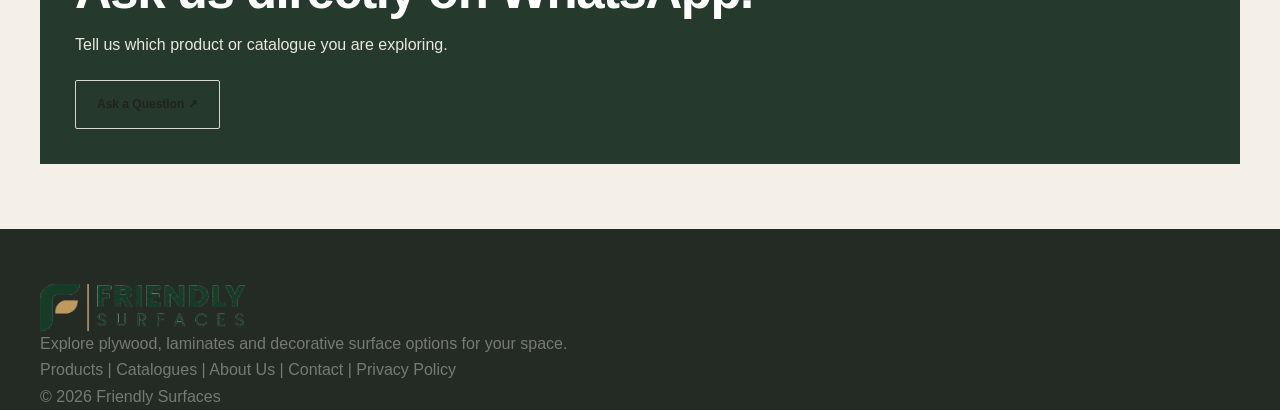
<file: faq.html>
<!DOCTYPE html>
<html lang="en">
<head>
  <meta charset="UTF-8">
  <meta name="viewport" content="width=device-width, initial-scale=1.0">
  <meta name="theme-color" content="#26392d">
  <meta name="description" content="Answers to common questions about Friendly Surfaces products, catalogues, pricing and enquiries.">

  <title>FAQs | Friendly Surfaces</title>

  <link rel="icon" type="image/png" href="assets/images/favicon.png">
  <link rel="stylesheet" href="style.css">

  <style>
    .brand-logo {
      display: block;
      width: 205px;
      max-width: 100%;
      height: auto;
    }

    .faq-hero {
      padding: 80px 0;
      background: #26392d;
      color: #fff;
    }

    .faq-hero h1 {
      color: #fff;
      font-size: clamp(36px, 5vw, 58px);
    }

    .faq-hero h1 span {
      color: #dfc48c;
    }

    .faq-hero p {
      max-width: 700px;
      margin-top: 18px;
      color: #e8e8df;
      line-height: 1.9;
    }

    .faq-section {
      padding: 65px 0;
      background: #f4f0e7;
    }

    .faq-intro {
      max-width: 750px;
      margin-bottom: 30px;
    }

    .faq-intro h2 {
      margin-bottom: 12px;
      color: #26392d;
    }

    .faq-intro p {
      line-height: 1.8;
    }

    .faq-list {
      display: grid;
      gap: 12px;
    }

    .faq-item {
      padding: 0 22px;
      background: #fffdf8;
      border: 1px solid #e1dccf;
    }

    .faq-item summary {
      position: relative;
      padding: 21px 35px 21px 0;
      cursor: pointer;
      list-style: none;
      color: #26392d;
      font-weight: 700;
      font-size: 14px;
    }

    .faq-item summary::-webkit-details-marker {
      display: none;
    }

    .faq-item summary::after {
      content: "+";
      position: absolute;
      right: 0;
      top: 50%;
      transform: translateY(-50%);
      color: #a18756;
      font-size: 23px;
      font-weight: 400;
    }

    .faq-item[open] summary::after {
      content: "−";
    }

    .faq-item p {
      padding: 0 0 22px;
      font-size: 13px;
      line-height: 1.9;
    }

    .faq-cta {
      margin-top: 40px;
      padding: 35px;
      background: #26392d;
      color: #fff;
    }

    .faq-cta h2 {
      margin-bottom: 12px;
      color: #fff;
    }

    .faq-cta p {
      margin-bottom: 22px;
      color: #e8e8df;
    }

    @media (max-width: 600px) {
      .faq-item {
        padding: 0 16px;
      }

      .faq-cta {
        padding: 25px;
      }
    }
  </style>
</head>

<body>

  <div class="announcement-bar">
    Surfaces that bring your ideas to life.
  </div>

  <header class="site-header">
    <div class="container nav-container">

      <a href="index.html" class="brand">
        <img
          src="assets/images/friendly-surfaces-logo.png"
          alt="Friendly Surfaces"
          class="brand-logo">
      </a>

      <button
        class="menu-toggle"
        id="menuToggle"
        type="button"
        aria-label="Open navigation"
        aria-expanded="false"
        aria-controls="mainNav">
        <span></span>
        <span></span>
        <span></span>
      </button>

      <nav class="main-nav" id="mainNav">
        <a href="index.html">Home</a>
        <a href="products.html">Products</a>
        <a href="catalogue.html">Catalogues</a>
        <a href="about.html">About Us</a>
        <a href="contact.html">Contact</a>
        <a href="faq.html" class="active">FAQs</a>
        <a
          href="https://wa.me/919111423357"
          class="nav-cta"
          target="_blank"
          rel="noopener noreferrer">
          Enquire Now ↗
        </a>
      </nav>

    </div>
  </header>

  <main>

    <section class="faq-hero">
      <div class="container">
        <p class="eyebrow">FREQUENTLY ASKED QUESTIONS</p>

        <h1>
          Quick answers.
          <span>Clear next steps.</span>
        </h1>

        <p>
          Find answers to common questions about browsing Friendly
          Surfaces product ranges and making an enquiry.
        </p>
      </div>
    </section>

    <section class="faq-section">
      <div class="container">

        <div class="faq-intro">
          <p class="eyebrow">NEED A LITTLE HELP?</p>
          <h2>Frequently Asked Questions</h2>

          <p>
            Open a question to read the answer. If you need details
            about a particular product, you can ask us directly
            on WhatsApp.
          </p>
        </div>

        <div class="faq-list">

          <details class="faq-item">
            <summary>What products can I explore on Friendly Surfaces?</summary>
            <p>
              You can explore plywood, laminates (including mica) and
              decorative surface options shown in the website's product
              and catalogue sections. The available catalogues provide
              more details about the ranges you can browse.
            </p>
          </details>

          <details class="faq-item">
            <summary>Do you handle retail as well as wholesale enquiries?</summary>
            <p>
              Yes. Friendly Surfaces welcomes both retail and wholesale
              enquiries. Share your requirements with us so we can
              guide you on the next steps.
            </p>
          </details>

          <details class="faq-item">
            <summary>How can I check the price of a product?</summary>
            <p>
              Send us the product name or relevant catalogue/design
              through WhatsApp and ask for current pricing. Prices
              are not confirmed on this FAQ page.
            </p>
          </details>

          <details class="faq-item">
            <summary>How do I check whether a product is available?</summary>
            <p>
              Availability can vary by product. Contact us with the
              product name, code (if shown) or catalogue reference
              so we can respond to your enquiry.
            </p>
          </details>

          <details class="faq-item">
            <summary>Can I view product designs before enquiring?</summary>
            <p>
              Yes. Browse the website's product section and open the
              available PDF catalogues to review designs before
              sending your enquiry.
            </p>
          </details>

          <details class="faq-item">
            <summary>How do I place an enquiry?</summary>
            <p>
              Use a WhatsApp enquiry link on the website or the contact
              page. Include the product name or design you are
              interested in and any questions you have.
            </p>
          </details>

          <details class="faq-item">
            <summary>Can I buy directly through the website?</summary>
            <p>
              The website is designed for product browsing and
              enquiries, not online checkout or online payment.
              Contact us to discuss the product you need.
            </p>
          </details>

          <details class="faq-item">
            <summary>Where is Friendly Surfaces located?</summary>
            <p>
              Business address details have not yet been added to
              the website. Please contact us on WhatsApp for enquiries
              until the address is published here.
            </p>
          </details>

          <details class="faq-item">
            <summary>What should I include in my WhatsApp message?</summary>
            <p>
              Include the product name, design or code if available,
              whether your enquiry is retail or wholesale, and any
              details you would like to confirm, such as price or
              availability.
            </p>
          </details>

        </div>

        <div class="faq-cta">
          <p class="eyebrow">STILL HAVE A QUESTION?</p>

          <h2>Ask us directly on WhatsApp.</h2>

          <p>
            Tell us which product or catalogue you are exploring.
          </p>

          <a
            class="btn btn-light"
            href="https://wa.me/919111423357?text=Hello%20Friendly%20Surfaces%2C%20I%20have%20a%20question%20about%20your%20products."
            target="_blank"
            rel="noopener noreferrer">
            Ask a Question ↗
          </a>
        </div>

      </div>
    </section>

  </main>

  <footer class="site-footer">
    <div class="container">

      <img
        src="assets/images/friendly-surfaces-logo.png"
        alt="Friendly Surfaces"
        class="brand-logo">

      <p>
        Explore plywood, laminates and decorative surface options
        for your space.
      </p>

      <p>
        <a href="products.html">Products</a> |
        <a href="catalogue.html">Catalogues</a> |
        <a href="about.html">About Us</a> |
        <a href="contact.html">Contact</a> |
        <a href="privacy.html">Privacy Policy</a>
      </p>

      <p>
        © <span id="currentYear"></span> Friendly Surfaces
      </p>

    </div>
  </footer>

  <script>
    const menuToggle = document.getElementById("menuToggle");
    const mainNav = document.getElementById("mainNav");

    if (menuToggle && mainNav) {
      menuToggle.addEventListener("click", function () {
        const isOpen = mainNav.classList.toggle("open");
        menuToggle.setAttribute("aria-expanded", isOpen);
      });
    }

    document.getElementById("currentYear").textContent =
      new Date().getFullYear();
  </script>

</body>
</html>
</file>
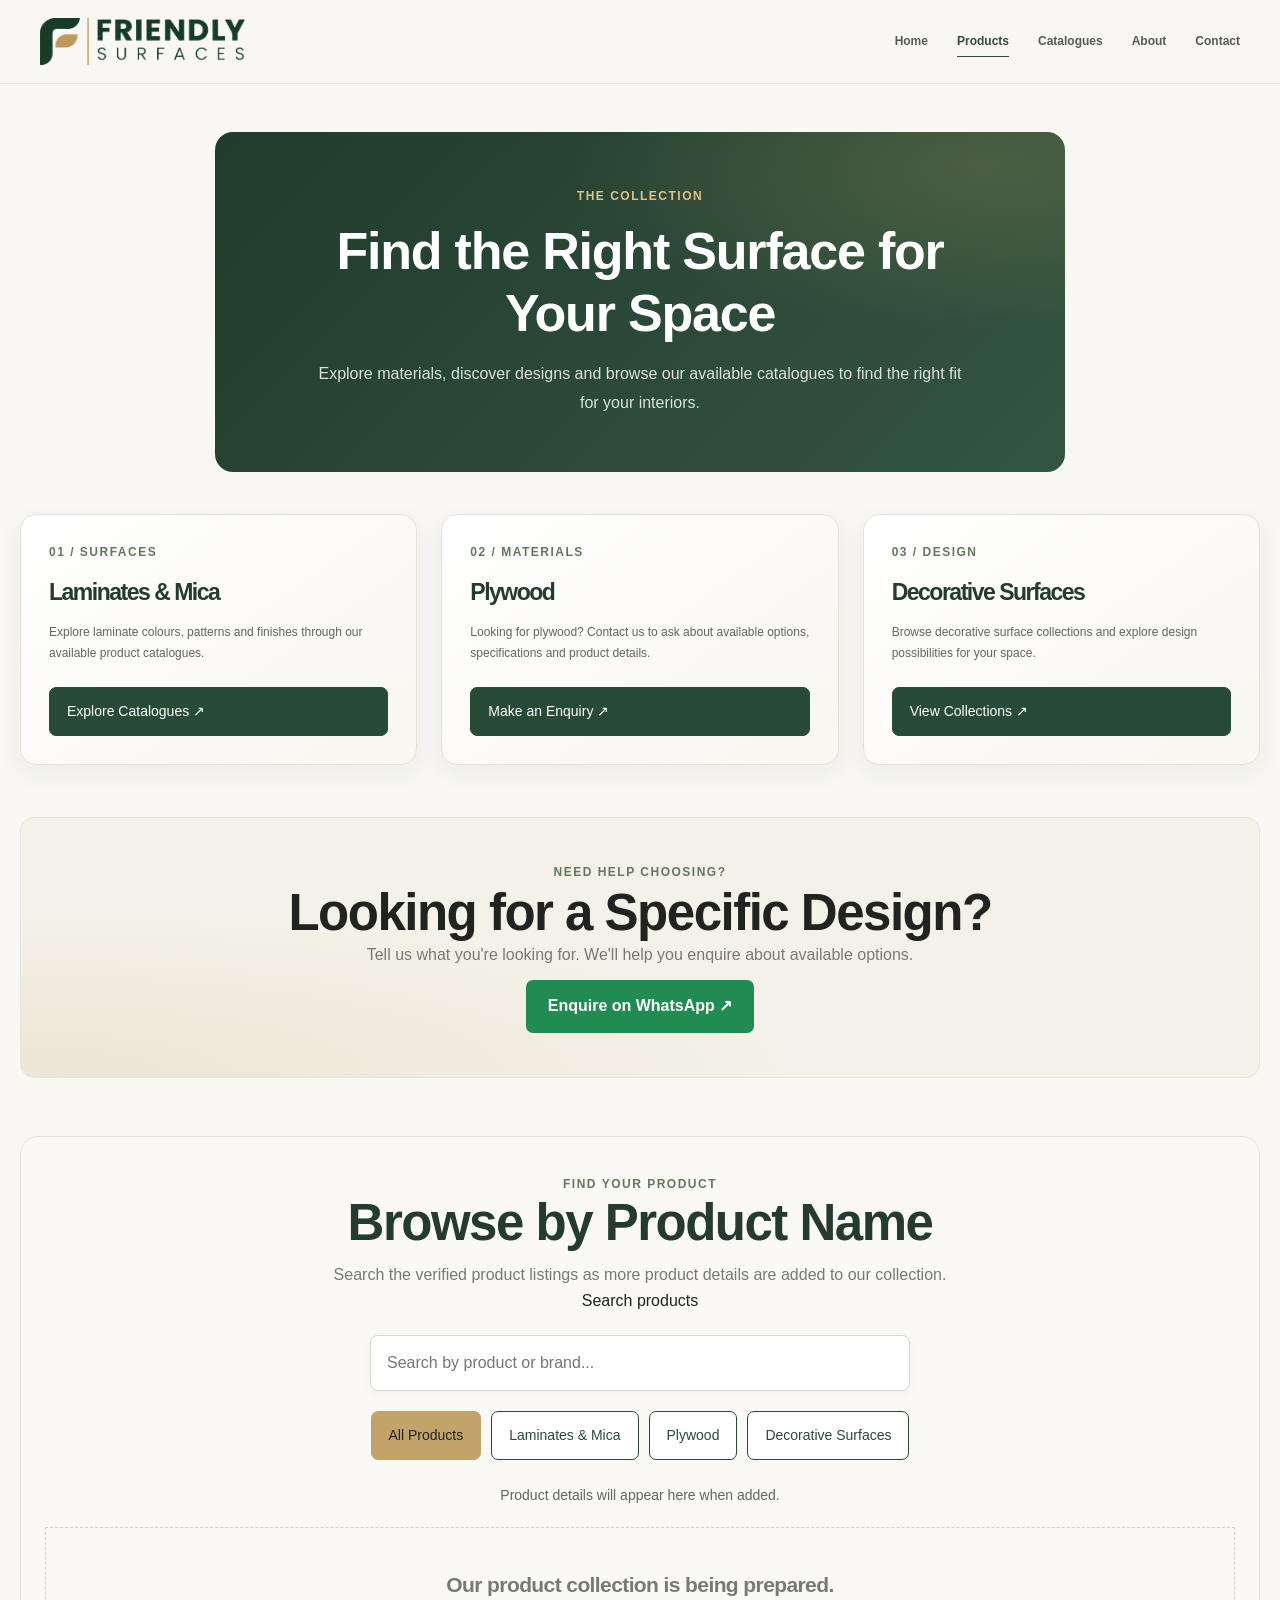
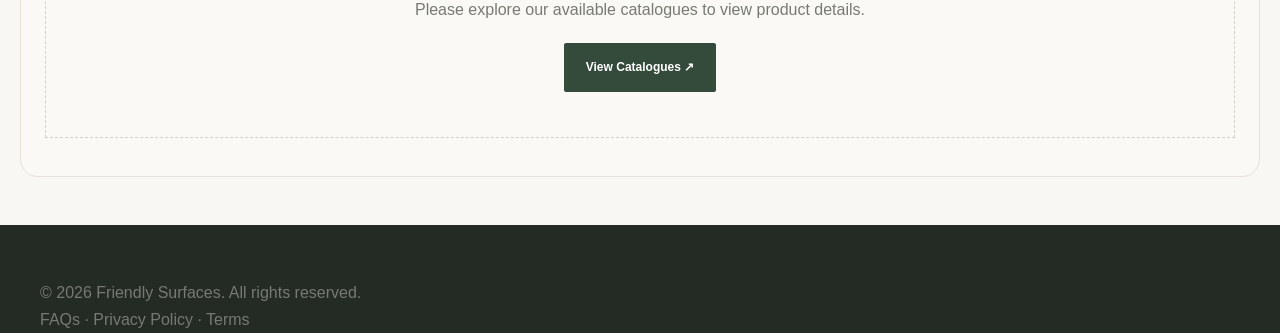
<file: products.html>
<!DOCTYPE html>
<html lang="en">
<head>
  <meta charset="UTF-8">
  <meta name="viewport" content="width=device-width, initial-scale=1.0">

  <title>Our Products | Friendly Surfaces</title>
  <meta name="description" content="Explore laminates, mica, plywood and decorative surfaces at Friendly Surfaces. Browse catalogues and enquire on WhatsApp.">

  <link rel="stylesheet" href="style.css">
  <link rel="icon" type="image/png" href="assets/images/favicon.png">

  <style>
    .catalogues-page {
      width: min(1150px, calc(100% - 40px));
      margin: 0 auto;
      padding: 48px 0;
      box-sizing: border-box;
    }

    .catalogues-intro {
      text-align: center;
      max-width: 720px;
      margin: 0 auto 36px;
    }

    .catalogues-intro h1 {
      margin: 12px 0;
      line-height: 1.2;
    }

    .catalogues-intro p {
      line-height: 1.8;
    }

    .catalogue-grid {
      display: grid;
      grid-template-columns: repeat(3, minmax(0, 1fr));
      gap: 22px;
    }

    .catalogue-card {
      min-width: 0;
      padding: 28px;
      border: 1px solid #e7e2d9;
      border-radius: 14px;
      background: #fff;
      box-sizing: border-box;
      transition: transform 0.2s ease, box-shadow 0.2s ease;
    }

    .catalogue-card:hover {
      transform: translateY(-4px);
      box-shadow: 0 12px 30px rgba(25, 40, 30, 0.08);
    }

    .catalogue-card h2 {
      margin: 14px 0;
      font-size: 23px;
      line-height: 1.35;
    }

    .catalogue-card p {
      line-height: 1.8;
      margin-bottom: 22px;
    }

    .catalogue-label {
      color: #64785e;
      font-size: 12px;
      font-weight: 700;
      letter-spacing: 1.5px;
    }

    .catalogue-button {
      display: inline-block;
      padding: 12px 17px;
      border: 1px solid #284b38;
      border-radius: 7px;
      background: #284b38;
      color: #fff;
      text-decoration: none;
      font: inherit;
      font-size: 14px;
      cursor: pointer;
      transition: background 0.2s ease;
    }

    .catalogue-button:hover {
      background: #1d382a;
    }

    .whatsapp-section {
      margin-top: 34px;
      padding: 36px 24px;
      text-align: center;
      background: #f5f3ed;
      border: 1px solid #eae6dc;
      border-radius: 14px;
    }

    .whatsapp-section h2 {
      margin-top: 0;
    }

    .whatsapp-section p {
      line-height: 1.8;
    }

    .whatsapp-button {
      display: inline-block;
      margin-top: 10px;
      padding: 13px 22px;
      border-radius: 7px;
      background: #218c51;
      color: #fff;
      text-decoration: none;
      font-weight: 600;
    }

    .whatsapp-button:hover {
      background: #176d3d;
    }

    .product-search-section {
      margin-top: 46px;
      text-align: center;
    }

    .product-search-section h2 {
      margin-bottom: 10px;
    }

    .product-search {
      display: block;
      width: 100%;
      max-width: 540px;
      margin: 20px auto;
      padding: 14px 16px;
      border: 1px solid #d8d8d0;
      border-radius: 8px;
      background: #fff;
      color: #222;
      font: inherit;
      box-sizing: border-box;
    }

    .product-search:focus {
      outline: 2px solid #81947b;
      outline-offset: 2px;
    }

    .product-filters {
      display: flex;
      flex-wrap: wrap;
      justify-content: center;
      gap: 10px;
      margin-bottom: 24px;
    }

    .product-filters .active {
      background: #c4a36b;
      border-color: #c4a36b;
      color: #18271e;
    }

    #productCount {
      color: #62665f;
      font-size: 14px;
    }

    #productGrid {
      margin-top: 20px;
    }

    @media (max-width: 800px) {
      .catalogue-grid {
        grid-template-columns: repeat(2, minmax(0, 1fr));
      }

      .catalogues-page {
        padding: 36px 0;
      }
    }

    @media (max-width: 550px) {
      .catalogue-grid {
        grid-template-columns: 1fr;
      }

      .catalogues-page {
        width: calc(100% - 32px);
        padding: 28px 0;
      }

      .catalogue-card {
        padding: 23px;
      }

      .whatsapp-section {
        padding: 28px 18px;
      }

      .product-filters .catalogue-button {
        padding: 10px 12px;
      }
    }
    
/* Friendly Surfaces - richer product page */

.catalogues-page {
  width: min(1240px, calc(100% - 40px));
}

.catalogues-intro {
  max-width: 850px;
  padding: 54px 24px;
  margin-bottom: 42px;
  border-radius: 18px;
  background:
    radial-gradient(ellipse at 90% 10%, rgba(196,163,107,.20), transparent 38%),
    linear-gradient(135deg, #203c2c, #345540);
  color: #fff;
}

.catalogues-intro .catalogue-label {
  color: #dfc18a;
}

.catalogues-intro h1 {
  max-width: 680px;
  margin-left: auto;
  margin-right: auto;
  font-size: clamp(32px, 5vw, 52px);
  letter-spacing: -1.2px;
}

.catalogues-intro p:not(.catalogue-label) {
  max-width: 650px;
  margin: 16px auto 0;
  color: rgba(255,255,255,.84);
}

.catalogue-grid {
  gap: 24px;
}

.catalogue-card {
  position: relative;
  overflow: hidden;
  border-radius: 16px;
  background: linear-gradient(145deg, #fff, #f8f6f0);
  box-shadow: 0 8px 26px rgba(32,52,38,.055);
}

.catalogue-card h2 {
  color: #253b2d;
}

.catalogue-card p {
  color: #62665f;
}

.catalogue-button {
  border-radius: 7px;
}

.whatsapp-section {
  margin-top: 52px;
  padding: 44px 24px;
  background:
    radial-gradient(ellipse at 0 100%, rgba(196,163,107,.15), transparent 45%),
    #f4f1e8;
}

.product-search-section {
  margin-top: 58px;
  padding: 38px 24px;
  border: 1px solid #e7e2d8;
  border-radius: 18px;
  background: #faf9f5;
}

.product-search-section h2 {
  color: #253b2d;
}

.product-search {
  min-height: 50px;
  border-color: #d8d7cb;
  box-shadow: 0 3px 12px rgba(25,40,30,.035);
}

.product-filters .catalogue-button {
  background: #fff;
  color: #284b38;
}

.product-filters .catalogue-button.active {
  background: #c4a36b;
  border-color: #c4a36b;
  color: #18271e;
}

@media (max-width: 550px) {
  .catalogues-intro {
    padding: 38px 20px;
    border-radius: 13px;
  }

  .product-search-section {
    padding: 28px 15px;
  }
}
  </style>
</head>

<body>

  <header class="site-header">
    <div class="container nav-container">

      <a href="index.html" class="brand" aria-label="Friendly Surfaces home">
        <img
  src="assets/images/friendly-surfaces-logo.png"
  alt="Friendly Surfaces"
  class="brand-logo">
      </a>

      <button
        class="menu-toggle"
        id="menuToggle"
        type="button"
        aria-label="Open navigation"
        aria-expanded="false">
        <span></span>
        <span></span>
        <span></span>
      </button>

      <nav class="main-nav" id="mainNav" aria-label="Main navigation">
        <a href="index.html">Home</a>
        <a href="products.html" class="active" aria-current="page">Products</a>
        <a href="catalogue.html">Catalogues</a>
        <a href="about.html">About</a>
        <a href="contact.html">Contact</a>
      </nav>

    </div>
  </header>

  <main>
    <section class="catalogues-page">

      <div class="catalogues-intro">
        <p class="catalogue-label">THE COLLECTION</p>
        <h1>Find the Right Surface for Your Space</h1>
        <p>
          Explore materials, discover designs and browse our available
          catalogues to find the right fit for your interiors.
        </p>
      </div>

      <section aria-label="Product categories">
        <div class="catalogue-grid">

          <article class="catalogue-card">
            <span class="catalogue-label">01 / SURFACES</span>
            <h2>Laminates &amp; Mica</h2>
            <p>
              Explore laminate colours, patterns and finishes through
              our available product catalogues.
            </p>
            <a class="catalogue-button" href="catalogue.html">
              Explore Catalogues ↗
            </a>
          </article>

          <article class="catalogue-card">
            <span class="catalogue-label">02 / MATERIALS</span>
            <h2>Plywood</h2>
            <p>
              Looking for plywood? Contact us to ask about available
              options, specifications and product details.
            </p>
            <a class="catalogue-button" href="contact.html">
              Make an Enquiry ↗
            </a>
          </article>

          <article class="catalogue-card">
            <span class="catalogue-label">03 / DESIGN</span>
            <h2>Decorative Surfaces</h2>
            <p>
              Browse decorative surface collections and explore
              design possibilities for your space.
            </p>
            <a class="catalogue-button" href="catalogue.html">
              View Collections ↗
            </a>
          </article>

        </div>
      </section>

      <section class="whatsapp-section">
        <p class="catalogue-label">NEED HELP CHOOSING?</p>
        <h2>Looking for a Specific Design?</h2>
        <p>
          Tell us what you're looking for. We'll help you enquire
          about available options.
        </p>
        <a
          class="whatsapp-button whatsapp-link"
          href="https://wa.me/919111423357"
          target="_blank"
          rel="noopener noreferrer">
          Enquire on WhatsApp ↗
        </a>
      </section>

      <section class="product-search-section" aria-label="Search products">
        <p class="catalogue-label">FIND YOUR PRODUCT</p>
        <h2>Browse by Product Name</h2>
        <p>
          Search the verified product listings as more product details
          are added to our collection.
        </p>

        <label for="productSearch">Search products</label>
        <input
          class="product-search"
          id="productSearch"
          type="search"
          placeholder="Search by product or brand..."
          autocomplete="off">

        <div class="product-filters" id="productFilters">
          <button type="button" class="catalogue-button active" data-category="all">
            All Products
          </button>
          <button type="button" class="catalogue-button" data-category="laminates">
            Laminates &amp; Mica
          </button>
          <button type="button" class="catalogue-button" data-category="plywood">
            Plywood
          </button>
          <button type="button" class="catalogue-button" data-category="decorative">
            Decorative Surfaces
          </button>
        </div>

        <p id="productCount" aria-live="polite"></p>
        <div id="productGrid" class="catalogue-grid"></div>
      </section>

    </section>
  </main>

  <footer class="site-footer">
    <div class="container">
      <p>
        © <span id="currentYear"></span> Friendly Surfaces.
        All rights reserved.
      </p>
      <p>
        <a href="faq.html">FAQs</a> ·
        <a href="privacy.html">Privacy Policy</a> ·
        <a href="terms.html">Terms</a>
      </p>
    </div>
  </footer>

  <script src="products.js"></script>
  <script src="products-page.js"></script>
  <script src="script.js"></script>

</body>
</html>
</file>
<file: style.css>
/* =========================================
   FRIENDLY SURFACES
   Main Website Stylesheet
========================================= */

/* 1. Global Settings */

:root {
  --cream: #f8f7f3;
  --white: #ffffff;
  --ink: #20231f;
  --muted: #777a72;
  --green: #344b3c;
  --green-dark: #26392d;
  --sand: #e9e2d6;
  --line: #e5e2da;
  --gold: #c4a878;
  --radius: 8px;
  --container: 1200px;
  --shadow: 0 18px 50px rgba(30, 35, 28, 0.08);
}

* {
  box-sizing: border-box;
  margin: 0;
  padding: 0;
}

html {
  scroll-behavior: smooth;
  scroll-padding-top: 100px;
}

body {
  font-family: "DM Sans", sans-serif;
  background: var(--cream);
  color: var(--ink);
  line-height: 1.65;
  -webkit-font-smoothing: antialiased;
}

body,
button,
input,
textarea,
select {
  font-family: "DM Sans", sans-serif;
}

img {
  display: block;
  max-width: 100%;
}

a {
  color: inherit;
  text-decoration: none;
}

button {
  color: inherit;
}

button,
a {
  -webkit-tap-highlight-color: transparent;
}

button:focus-visible,
a:focus-visible,
input:focus-visible,
textarea:focus-visible,
select:focus-visible {
  outline: 2px solid var(--gold);
  outline-offset: 4px;
}

::selection {
  background: var(--green);
  color: var(--white);
}

.container {
  width: min(var(--container), calc(100% - 64px));
  margin-inline: auto;
}

.section {
  padding: 105px 0;
}

.eyebrow {
  display: inline-block;
  color: var(--green);
  font-size: 10px;
  font-weight: 700;
  letter-spacing: 2.1px;
  line-height: 1.5;
  margin-bottom: 20px;
}

h1,
h2,
h3,
h4 {
  font-family: "Manrope", sans-serif;
  font-weight: 600;
  letter-spacing: -1.5px;
  line-height: 1.13;
}

h1 {
  font-size: clamp(45px, 5.7vw, 76px);
}

h2 {
  font-size: clamp(34px, 4vw, 51px);
}

h3 {
  font-size: 21px;
  letter-spacing: -0.6px;
}

p {
  color: var(--muted);
}

h1 span,
h2 span {
  color: var(--green);
  font-weight: 500;
}

/* 2. Announcement Bar */

.announcement-bar {
  min-height: 32px;
  display: flex;
  align-items: center;
  justify-content: center;
  padding: 6px 15px;
  background: var(--green);
  color: var(--white);
  font-size: 10px;
  letter-spacing: 1.1px;
  text-align: center;
}

/* 3. Header and Navigation */

.site-header {
  position: sticky;
  top: 0;
  z-index: 1000;
  background: rgba(248, 247, 243, 0.96);
  border-bottom: 1px solid rgba(32, 35, 31, 0.07);
  backdrop-filter: blur(14px);
}

.nav-container {
  min-height: 83px;
  display: flex;
  align-items: center;
  justify-content: space-between;
  gap: 30px;
}

.brand {
  display: inline-flex;
  align-items: center;
  gap: 10px;
  flex-shrink: 0;
}

.brand-mark {
  width: 42px;
  height: 42px;
  display: grid;
  place-items: center;
  background: var(--green);
  color: var(--white);
  font-family: "Manrope", sans-serif;
  font-size: 27px;
  font-weight: 800;
  letter-spacing: -2px;
}

.brand-mark span {
  color: #d6bd8d;
}

.brand-name {
  display: flex;
  flex-direction: column;
  line-height: 1.2;
}

.brand-name strong {
  font-family: "Manrope", sans-serif;
  font-size: 13px;
  font-weight: 800;
  letter-spacing: 1.2px;
}

.brand-name small {
  margin-top: 4px;
  font-size: 9px;
  letter-spacing: 3.4px;
  color: var(--muted);
}

.main-nav {
  display: flex;
  align-items: center;
  gap: 29px;
}

.main-nav > a {
  position: relative;
  padding: 9px 0;
  color: #575b54;
  font-size: 12px;
  font-weight: 600;
  transition: color 0.2s ease;
}

.main-nav > a:hover,
.main-nav > a.active {
  color: var(--green);
}

.main-nav > a:not(.nav-cta)::after {
  content: "";
  position: absolute;
  right: 0;
  bottom: 3px;
  left: 0;
  height: 1px;
  background: var(--green);
  transform: scaleX(0);
  transform-origin: left;
  transition: transform 0.25s ease;
}

.main-nav > a:not(.nav-cta):hover::after,
.main-nav > a.active::after {
  transform: scaleX(1);
}

.main-nav .nav-cta {
  padding: 12px 17px;
  background: var(--green);
  color: var(--white);
  border: 1px solid var(--green);
  transition: background 0.2s ease;
}

.main-nav .nav-cta:hover {
  background: var(--green-dark);
}

.menu-toggle {
  display: none;
  width: 42px;
  height: 42px;
  align-items: center;
  justify-content: center;
  flex-direction: column;
  gap: 5px;
  background: transparent;
  border: 1px solid var(--line);
  cursor: pointer;
}

.menu-toggle span {
  width: 18px;
  height: 1.5px;
  background: var(--ink);
  transition: transform 0.2s ease;
}

/* 4. Buttons */

.btn {
  display: inline-flex;
  align-items: center;
  justify-content: center;
  gap: 18px;
  min-height: 49px;
  padding: 13px 21px;
  border: 1px solid transparent;
  border-radius: 2px;
  font-size: 12px;
  font-weight: 700;
  transition:
    background 0.25s ease,
    color 0.25s ease,
    border-color 0.25s ease,
    transform 0.25s ease;
}

.btn span {
  font-size: 17px;
  font-weight: 400;
}

.btn:hover {
  transform: translateY(-2px);
}

.btn-dark {
  background: var(--green);
  border-color: var(--green);
  color: var(--white);
}

.btn-dark:hover {
  background: var(--green-dark);
  border-color: var(--green-dark);
}

.btn-light {
  background: transparent;
  border-color: #d9d7ce;
  color: var(--ink);
}

.btn-light:hover {
  border-color: var(--green);
  color: var(--green);
}

.text-link {
  display: inline-flex;
  align-items: center;
  gap: 10px;
  color: var(--green);
  font-size: 12px;
  font-weight: 700;
}

.text-link:hover {
  text-decoration: underline;
  text-underline-offset: 5px;
}

/* 5. Hero Section */

.hero-section {
  overflow: hidden;
  padding: 75px 0 90px;
}

.hero-grid {
  display: grid;
  grid-template-columns: 1fr 0.94fr;
  align-items: center;
  gap: 65px;
}

.hero-content {
  padding: 5px 0 10px;
}

.hero-content h1 {
  margin-bottom: 25px;
}

.hero-content h1 span {
  color: var(--green);
}

.hero-content > p {
  max-width: 430px;
  font-size: 14px;
  line-height: 1.9;
}

.hero-actions {
  display: flex;
  flex-wrap: wrap;
  gap: 12px;
  margin-top: 30px;
}

.hero-note {
  display: flex;
  align-items: center;
  gap: 9px;
  margin-top: 28px;
  color: var(--muted);
  font-size: 10px;
}

.note-dot {
  width: 7px;
  height: 7px;
  flex-shrink: 0;
  background: var(--gold);
  border-radius: 50%;
}

.hero-visual {
  position: relative;
  min-width: 0;
  padding: 0 13px 26px 0;
}

.hero-image-main {
  position: relative;
  display: flex;
  align-items: center;
  justify-content: center;
  min-height: 480px;
  overflow: hidden;
  background:
    linear-gradient(135deg, #ded6c8, #b6a58d 48%, #e5ded2);
}

.hero-image-main img {
  position: absolute;
  inset: 0;
  z-index: 2;
  width: 100%;
  height: 100%;
  object-fit: cover;
  object-position: center;
}

.hero-image-main.image-placeholder img {
  display: none;
}

.image-placeholder-label {
  display: flex;
  flex-direction: column;
  align-items: center;
  justify-content: center;
  width: 100%;
  min-height: 480px;
  padding: 30px;
  color: #fffdf7;
  text-align: center;
  background:
    linear-gradient(145deg, rgba(40, 53, 42, 0.15), rgba(40, 53, 42, 0.55)),
    repeating-linear-gradient(
      45deg,
      #c7b9a3 0,
      #c7b9a3 2px,
      #b7a58e 2px,
      #b7a58e 4px
    );
}

.image-placeholder-label > span {
  font-size: 10px;
  letter-spacing: 4px;
}

.image-placeholder-label strong {
  margin-top: 7px;
  font-family: "Manrope", sans-serif;
  font-size: clamp(27px, 3vw, 41px);
  line-height: 1.2;
  letter-spacing: -1px;
}

.image-placeholder-label small {
  max-width: 240px;
  margin-top: 15px;
  font-size: 11px;
}

.hero-floating-card {
  position: absolute;
  right: -10px;
  bottom: 0;
  z-index: 3;
  display: flex;
  align-items: center;
  gap: 14px;
  max-width: 280px;
  padding: 19px 23px;
  background: var(--white);
  box-shadow: var(--shadow);
}

.floating-icon {
  display: grid;
  place-items: center;
  width: 37px;
  height: 37px;
  flex-shrink: 0;
  background: #f0eee6;
  color: var(--green);
  font-size: 23px;
}

.hero-floating-card div {
  display: flex;
  flex-direction: column;
}

.hero-floating-card strong {
  font-size: 11px;
}

.hero-floating-card small {
  margin-top: 4px;
  color: var(--muted);
  font-size: 9px;
}

.hero-side-label {
  position: absolute;
  top: 0;
  right: -7px;
  writing-mode: vertical-rl;
  color: var(--muted);
  font-size: 8px;
  letter-spacing: 2px;
  transform: translateX(100%);
}

/* 6. Section Heading */

.section-heading {
  display: flex;
  align-items: flex-end;
  justify-content: space-between;
  gap: 25px;
  margin-bottom: 38px;
}

.section-heading h2 {
  margin-top: 2px;
}

.section-heading .eyebrow {
  margin-bottom: 14px;
}

.section-heading > .text-link {
  margin-bottom: 7px;
  flex-shrink: 0;
}

/* 7. Product Categories */

.category-section {
  background: #f0eee7;
}

.category-grid {
  display: grid;
  grid-template-columns: repeat(3, minmax(0, 1fr));
  gap: 21px;
}

.category-card {
  display: block;
  min-width: 0;
  padding: 15px;
  background: var(--white);
  border: 1px solid rgba(32, 35, 31, 0.04);
  transition:
    transform 0.3s ease,
    box-shadow 0.3s ease;
}

.category-card:hover {
  transform: translateY(-5px);
  box-shadow: var(--shadow);
}

.category-number {
  padding: 4px 2px 14px;
  color: #85877f;
  font-size: 9px;
  letter-spacing: 1.5px;
}

.category-art {
  position: relative;
  display: flex;
  align-items: center;
  justify-content: center;
  height: 235px;
  overflow: hidden;
}

.laminate-art {
  gap: 9px;
  background: #eeebe3;
}

.material-swatch {
  display: block;
  width: 26%;
  height: 69%;
  box-shadow: 7px 9px 17px rgba(35, 32, 25, 0.15);
  transition: transform 0.35s ease;
}

.category-card:hover .material-swatch {
  transform: translateY(-5px);
}

.swatch-one {
  background:
    linear-gradient(130deg, #c5b49b, #ded3c0 48%, #ad997f);
}

.swatch-two {
  background:
    linear-gradient(130deg, #b9b6a8, #e6e1d4 48%, #a9a38f);
}

.swatch-three {
  background:
    linear-gradient(130deg, #4d5848, #737d67 48%, #3d483a);
}

.plywood-art {
  background: #e8e0d2;
}

.plywood-sheet {
  position: absolute;
  width: 49%;
  height: 62%;
  border: 5px solid #c6aa83;
  background:
    repeating-linear-gradient(
      0deg,
      #d9c19e 0,
      #d9c19e 4px,
      #c8ad85 4px,
      #c8ad85 7px
    );
  box-shadow: 8px 12px 18px rgba(65, 49, 28, 0.12);
}

.sheet-back {
  transform: translate(17px, -16px) rotate(10deg);
}

.sheet-middle {
  transform: translate(-10px, -5px) rotate(-7deg);
}

.sheet-front {
  transform: translate(8px, 10px) rotate(3deg);
}

.decorative-art {
  background: #e8e5dc;
}

.decor-panel {
  position: absolute;
  width: 28%;
  height: 70%;
  box-shadow: 6px 10px 18px rgba(40, 35, 28, 0.12);
}

.decor-panel-one {
  left: 14%;
  background:
    repeating-linear-gradient(
      90deg,
      #b9a487 0,
      #b9a487 3px,
      #c9b89f 3px,
      #c9b89f 6px
    );
  transform: rotate(-8deg) translateY(7px);
}

.decor-panel-two {
  left: 36%;
  background:
    repeating-linear-gradient(
      0deg,
      #d2c6b4 0,
      #d2c6b4 4px,
      #c2b39e 4px,
      #c2b39e 6px
    );
  transform: translateY(-6px);
}

.decor-panel-three {
  right: 12%;
  background:
    repeating-linear-gradient(
      90deg,
      #727866 0,
      #727866 3px,
      #87907d 3px,
      #87907d 6px
    );
  transform: rotate(8deg) translateY(7px);
}

.category-info {
  display: flex;
  align-items: center;
  justify-content: space-between;
  gap: 10px;
  padding: 20px 3px 7px;
}

.category-info h3 {
  font-size: 18px;
}

.category-info p {
  margin-top: 6px;
  font-size: 11px;
}

.round-arrow {
  display: grid;
  place-items: center;
  width: 37px;
  height: 37px;
  flex-shrink: 0;
  border: 1px solid var(--line);
  border-radius: 50%;
  color: var(--green);
  transition:
    background 0.2s ease,
    color 0.2s ease;
}

.category-card:hover .round-arrow {
  background: var(--green);
  color: var(--white);
}

/* 8. Brand Story */

.brand-story-section {
  padding: 110px 0;
  background: var(--cream);
}

.story-grid {
  display: grid;
  grid-template-columns: 0.94fr 1fr;
  align-items: center;
  gap: 100px;
}

.story-visual {
  min-width: 0;
}

.story-frame {
  display: grid;
  place-items: center;
  min-height: 400px;
  padding: 25px;
  background: #e9e3d8;
}

.story-frame-inner {
  display: flex;
  flex-direction: column;
  align-items: flex-start;
  justify-content: center;
  width: 100%;
  min-height: 345px;
  padding: 35px;
  background: var(--green);
  color: var(--white);
}

.story-symbol {
  margin-bottom: 32px;
  color: #d9c397;
  font-family: "Manrope", sans-serif;
  font-size: 55px;
  font-weight: 800;
  line-height: 1;
}

.story-frame-inner > span:nth-child(2) {
  margin-bottom: 15px;
  font-size: 9px;
  letter-spacing: 2px;
}

.story-frame-inner strong {
  font-family: "Manrope", sans-serif;
  font-size: clamp(30px, 3vw, 44px);
  font-weight: 500;
  line-height: 1.2;
  letter-spacing: -1px;
}

.story-caption {
  margin-top: 15px;
  color: var(--muted);
  font-size: 9px;
  letter-spacing: 1.7px;
}

.story-content h2 {
  margin-bottom: 24px;
}

.story-content > p {
  max-width: 470px;
  margin-bottom: 17px;
  font-size: 13px;
  line-height: 1.95;
}

.story-content .btn {
  margin-top: 13px;
}

/* 9. Catalogue Banner */

.catalogue-section {
  padding-top: 0;
  background: var(--cream);
}

.catalogue-banner {
  position: relative;
  display: grid;
  grid-template-columns: 1fr 0.8fr;
  align-items: center;
  gap: 30px;
  min-height: 405px;
  padding: 55px 65px;
  overflow: hidden;
  background: #eae5db;
}

.catalogue-banner-content {
  position: relative;
  z-index: 2;
}

.catalogue-banner-content h2 {
  margin-bottom: 19px;
}

.catalogue-banner-content h2 span {
  color: #64725f;
}

.catalogue-banner-content > p {
  max-width: 390px;
  margin-bottom: 24px;
  font-size: 12px;
  line-height: 1.9;
}

.catalogue-decoration {
  position: relative;
  min-height: 285px;
  display: flex;
  align-items: center;
  justify-content: center;
  perspective: 700px;
}

.catalogue-paper {
  position: absolute;
  width: 175px;
  height: 235px;
  box-shadow: 10px 15px 25px rgba(38, 44, 35, 0.15);
}

.paper-back {
  background: #b7a990;
  transform: translate(43px, -5px) rotate(12deg);
}

.paper-middle {
  background: #f6f2e9;
  transform: translate(-28px, 5px) rotate(-9deg);
}

.paper-front {
  z-index: 2;
  display: flex;
  flex-direction: column;
  padding: 24px 18px;
  background: #faf8f1;
  transform: translate(8px, 5px) rotate(2deg);
}

.paper-front > span {
  font-size: 8px;
  font-weight: 700;
  letter-spacing: 1px;
}

.paper-front > strong {
  color: var(--green);
  font-family: "Manrope", sans-serif;
  font-size: 20px;
  line-height: 1.2;
}

.paper-front > small {
  margin-top: 9px;
  font-size: 6px;
  letter-spacing: 1px;
}

.paper-lines {
  flex: 1;
  margin-top: 18px;
  background:
    linear-gradient(
      135deg,
      transparent 0 18%,
      rgba(52, 75, 60, 0.12) 18% 20%,
      transparent 20% 42%,
      rgba(52, 75, 60, 0.17) 42% 44%,
      transparent 44%
    ),
    linear-gradient(0deg, #ddd4c4, #b8a68e);
}

/* 10. Enquiry Section */

.enquiry-section {
  padding: 85px 0;
  background: #f0eee7;
}

.enquiry-grid {
  display: grid;
  grid-template-columns: 1fr 0.8fr;
  align-items: center;
  gap: 70px;
}

.enquiry-grid h2 {
  margin-bottom: 0;
}

.enquiry-content > p {
  margin-bottom: 22px;
  font-size: 13px;
  line-height: 1.9;
}

.enquiry-content > small {
  display: block;
  margin-top: 14px;
  color: var(--muted);
  font-size: 10px;
}

/* 11. Footer */

.site-footer {
  padding: 55px 0 0;
  background: #242b25;
  color: var(--white);
}

.footer-main {
  display: grid;
  grid-template-columns: 1fr 1fr 1fr;
  align-items: start;
  gap: 35px;
  padding-bottom: 45px;
}

.footer-brand .brand-mark {
  background: #f5f1e7;
  color: var(--green);
}

.footer-brand .brand-mark span {
  color: #a78a56;
}

.footer-brand .brand-name strong {
  color: var(--white);
}

.footer-brand .brand-name small {
  color: #bcbfb8;
}

.footer-main > p {
  color: #c5c8c0;
  font-size: 12px;
  line-height: 1.9;
}

.footer-links {
  display: flex;
  flex-wrap: wrap;
  gap: 12px 20px;
}

.footer-links a {
  color: #d1d3cd;
  font-size: 11px;
  transition: color 0.2s ease;
}

.footer-links a:hover {
  color: #d9c397;
}

.footer-bottom {
  display: flex;
  align-items: center;
  justify-content: space-between;
  gap: 20px;
  min-height: 65px;
  border-top: 1px solid rgba(255, 255, 255, 0.13);
  color: #b6b9b2;
  font-size: 10px;
}

.footer-bottom > div {
  display: flex;
  flex-wrap: wrap;
  gap: 20px;
}

.footer-bottom a:hover {
  color: var(--white);
}

/* 12. General Page Components
   For Products, About, Contact, etc. */

.page-hero {
  padding: 75px 0;
  background: #efede5;
}

.page-hero h1 {
  max-width: 850px;
  font-size: clamp(38px, 5vw, 62px);
}

.page-hero p {
  max-width: 650px;
  margin-top: 20px;
  font-size: 14px;
  line-height: 1.9;
}

.content-section {
  padding: 75px 0;
}

.content-section h2 {
  margin-bottom: 20px;
}

.content-section p {
  margin-bottom: 16px;
  font-size: 14px;
  line-height: 1.9;
}

.content-narrow {
  max-width: 820px;
}

.page-actions {
  display: flex;
  flex-wrap: wrap;
  gap: 12px;
  margin-top: 25px;
}

/* Product listing and filters */

.product-toolbar {
  display: flex;
  flex-wrap: wrap;
  align-items: center;
  justify-content: space-between;
  gap: 15px;
  margin-bottom: 28px;
}

.product-filters {
  display: flex;
  flex-wrap: wrap;
  gap: 9px;
}

.filter-button {
  padding: 10px 15px;
  border: 1px solid var(--line);
  background: transparent;
  font-size: 11px;
  cursor: pointer;
  transition: all 0.2s ease;
}

.filter-button:hover,
.filter-button.active {
  background: var(--green);
  border-color: var(--green);
  color: var(--white);
}

.product-search,
.form-control {
  width: 100%;
  min-height: 46px;
  padding: 12px 14px;
  border: 1px solid #dcd9d0;
  border-radius: 2px;
  background: var(--white);
  color: var(--ink);
  font-size: 12px;
}

.product-search {
  width: min(100%, 270px);
}

.product-grid {
  display: grid;
  grid-template-columns: repeat(3, minmax(0, 1fr));
  gap: 23px;
}

.product-card {
  min-width: 0;
  overflow: hidden;
  border: 1px solid var(--line);
  background: var(--white);
  transition: box-shadow 0.25s ease, transform 0.25s ease;
}

.product-card:hover {
  transform: translateY(-3px);
  box-shadow: var(--shadow);
}

.product-card-image {
  position: relative;
  display: grid;
  place-items: center;
  aspect-ratio: 4 / 3;
  overflow: hidden;
  background: #eeece5;
}

.product-card-image img {
  width: 100%;
  height: 100%;
  object-fit: cover;
}

.product-card-body {
  padding: 18px;
}

.product-card-body h3 {
  font-size: 17px;
}

.product-card-body p {
  margin-top: 8px;
  font-size: 11px;
}

.product-card-body .text-link {
  margin-top: 15px;
}

.empty-state {
  grid-column: 1 / -1;
  padding: 45px 20px;
  color: var(--muted);
  text-align: center;
  border: 1px dashed #d3d0c6;
}

/* Catalogue listing */

.catalogue-grid {
  display: grid;
  grid-template-columns: repeat(2, minmax(0, 1fr));
  gap: 20px;
}

.catalogue-card {
  display: flex;
  flex-direction: column;
  padding: 24px;
  background: var(--white);
  border: 1px solid var(--line);
}

.catalogue-card h3 {
  margin-bottom: 9px;
}

.catalogue-card p {
  margin-bottom: 18px;
  font-size: 12px;
}

.catalogue-card .btn {
  align-self: flex-start;
  margin-top: auto;
}

/* Contact forms */

.contact-grid {
  display: grid;
  grid-template-columns: 0.8fr 1fr;
  gap: 50px;
}

.contact-form {
  display: grid;
  gap: 17px;
}

.form-group {
  display: grid;
  gap: 7px;
}

.form-group label {
  font-size: 11px;
  font-weight: 700;
}

textarea.form-control {
  min-height: 125px;
  resize: vertical;
}

.contact-detail {
  padding: 20px 0;
  border-bottom: 1px solid var(--line);
}

.contact-detail h3 {
  margin-bottom: 7px;
  font-size: 16px;
}

.contact-detail p {
  font-size: 12px;
}

/* FAQ */

.faq-list {
  display: grid;
  gap: 12px;
}

.faq-item {
  padding: 20px;
  border: 1px solid var(--line);
  background: var(--white);
}

.faq-item summary {
  cursor: pointer;
  font-size: 13px;
  font-weight: 700;
}

.faq-item p {
  padding-top: 13px;
  font-size: 12px;
}

/* Product detail */

.product-detail-grid {
  display: grid;
  grid-template-columns: 1fr 1fr;
  gap: 50px;
  align-items: start;
}

.product-detail-image {
  display: grid;
  place-items: center;
  min-height: 350px;
  background: #eeece5;
}

.product-detail-image img {
  width: 100%;
  max-height: 650px;
  object-fit: contain;
}

.product-detail-content h1 {
  margin-bottom: 20px;
  font-size: clamp(32px, 4vw, 49px);
}

.product-detail-content > p {
  margin-bottom: 17px;
  font-size: 13px;
}

/* PDF catalogue viewer */

.pdf-viewer {
  width: 100%;
  height: 75vh;
  min-height: 500px;
  border: 1px solid var(--line);
  background: #eae8e1;
}

.pdf-viewer iframe {
  display: block;
  width: 100%;
  height: 100%;
  border: 0;
}

.pdf-note {
  margin-top: 12px;
  font-size: 11px;
}

/* 13. Tablet Layout */

@media (max-width: 1000px) {
  .container {
    width: min(100% - 44px, var(--container));
  }

  .main-nav {
    gap: 17px;
  }

  .main-nav > a {
    font-size: 11px;
  }

  .hero-grid {
    gap: 35px;
  }

  .hero-image-main,
  .image-placeholder-label {
    min-height: 410px;
  }

  .hero-side-label {
    display: none;
  }

  .story-grid {
    gap: 55px;
  }

  .catalogue-banner {
    padding: 45px;
  }

  .category-art {
    height: 195px;
  }

  .footer-main {
    grid-template-columns: 1fr 1fr;
  }

  .footer-links {
    grid-column: 1 / -1;
  }
}

/* 14. Mobile Navigation */

@media (max-width: 760px) {
  .container {
    width: calc(100% - 36px);
  }

  .section {
    padding: 72px 0;
  }

  .nav-container {
    min-height: 72px;
  }

  .brand-mark {
    width: 38px;
    height: 38px;
    font-size: 24px;
  }

  .brand-name strong {
    font-size: 12px;
  }

  .brand-name small {
    font-size: 8px;
  }

  .menu-toggle {
    display: flex;
  }

  .main-nav {
    position: absolute;
    top: 100%;
    right: 0;
    left: 0;
    display: none;
    align-items: stretch;
    flex-direction: column;
    gap: 0;
    padding: 12px 18px 20px;
    background: var(--cream);
    border-bottom: 1px solid var(--line);
    box-shadow: 0 15px 20px rgba(20, 25, 20, 0.06);
  }

  .main-nav.open {
    display: flex;
  }

  .main-nav > a {
    padding: 13px 4px;
    font-size: 13px;
  }

  .main-nav > a:not(.nav-cta)::after {
    display: none;
  }

  .main-nav .nav-cta {
    margin-top: 8px;
    padding: 13px 15px;
    text-align: center;
  }

  .hero-section {
    padding: 55px 0 65px;
  }

  .hero-grid {
    grid-template-columns: 1fr;
    gap: 42px;
  }

  .hero-content h1 {
    font-size: clamp(43px, 10vw, 65px);
  }

  .hero-content > p {
    max-width: 520px;
    font-size: 13px;
  }

  .hero-image-main,
  .image-placeholder-label {
    min-height: 390px;
  }

  .hero-floating-card {
    right: -4px;
  }

  .section-heading {
    align-items: flex-start;
    flex-direction: column;
    gap: 15px;
    margin-bottom: 28px;
  }

  .category-grid {
    grid-template-columns: 1fr;
    gap: 17px;
  }

  .category-art {
    height: 240px;
  }

  .category-info h3 {
    font-size: 19px;
  }

  .story-grid {
    grid-template-columns: 1fr;
    gap: 38px;
  }

  .story-frame {
    min-height: 350px;
  }

  .story-frame-inner {
    min-height: 300px;
  }

  .story-content h2 {
    font-size: 39px;
  }

  .catalogue-section {
    padding-top: 0;
  }

  .catalogue-banner {
    grid-template-columns: 1fr;
    gap: 5px;
    padding: 38px 25px 25px;
  }

  .catalogue-banner-content h2 {
    font-size: 38px;
  }

  .catalogue-decoration {
    min-height: 275px;
  }

  .enquiry-grid {
    grid-template-columns: 1fr;
    gap: 25px;
  }

  .footer-main {
    grid-template-columns: 1fr;
    gap: 25px;
    padding-bottom: 30px;
  }

  .footer-links {
    grid-column: auto;
  }

  .footer-bottom {
    align-items: flex-start;
    flex-direction: column;
    justify-content: center;
    gap: 12px;
    padding: 20px 0;
  }

  .product-grid {
    grid-template-columns: repeat(2, minmax(0, 1fr));
    gap: 13px;
  }

  .product-card-body {
    padding: 13px;
  }

  .product-card-body h3 {
    font-size: 15px;
  }

  .product-card-body p {
    font-size: 10px;
  }

  .product-toolbar {
    align-items: stretch;
    flex-direction: column;
  }

  .product-search {
    width: 100%;
  }

  .catalogue-grid {
    grid-template-columns: 1fr;
  }

  .contact-grid,
  .product-detail-grid {
    grid-template-columns: 1fr;
    gap: 30px;
  }

  .page-hero {
    padding: 55px 0;
  }

  .content-section {
    padding: 55px 0;
  }

  .pdf-viewer {
    height: 65vh;
    min-height: 400px;
  }
}

/* 15. Small Mobile Screens */

@media (max-width: 420px) {
  .container {
    width: calc(100% - 28px);
  }

  .hero-actions {
    align-items: stretch;
    flex-direction: column;
  }

  .hero-actions .btn {
    width: 100%;
  }

  .hero-image-main,
  .image-placeholder-label {
    min-height: 320px;
  }

  .hero-floating-card {
    max-width: 245px;
    padding: 14px;
  }

  .category-art {
    height: 210px;
  }

  .product-grid {
    grid-template-columns: 1fr;
  }

  .catalogue-banner {
    padding: 30px 20px 20px;
  }

  .story-frame {
    padding: 15px;
  }

  .story-frame-inner {
    padding: 25px;
  }

  .footer-bottom > div {
    gap: 14px;
  }
}

/* 16. Reduced Motion Accessibility */

@media (prefers-reduced-motion: reduce) {
  *,
  *::before,
  *::after {
    scroll-behavior: auto !important;
    transition-duration: 0.01ms !important;
    animation-duration: 0.01ms !important;
    animation-iteration-count: 1 !important;
  }
}

/* FRIENDLY SURFACES — Visual Fixes */

/* Remove the small gold dot beside the hero note */
.note-dot {
  display: none !important;
}

/* Refine the existing text logo */
.brand {
  gap: 11px;
}

.brand-mark {
  border-radius: 3px;
  box-shadow: 0 3px 10px rgba(38, 57, 45, 0.12);
}

.brand-name strong {
  letter-spacing: 1.35px;
}

/* Keep the hero image area clean */
.hero-image-main {
  position: relative;
  background-color: #e8e2d7;
}

.hero-image-main img {
  display: block;
  object-fit: cover;
  object-position: center;
}

/* Remove accidental decorative dots at page edges */
body::before,
body::after {
  content: none !important;
}

/* Slightly polish the footer logo */
.footer-brand .brand-mark {
  border-radius: 3px;
}

/* Mobile layout safety */
@media (max-width: 760px) {
  .hero-visual {
    padding-right: 8px;
  }

  .hero-image-main,
  .image-placeholder-label {
    border-radius: 3px;
  }
}

/* =====================================
   FRIENDLY SURFACES - HERO BACKGROUND
===================================== */

.hero-section.hero-background {
  position: relative;
  isolation: isolate;
  display: block;
  min-height: 580px;
  padding: 0;
  overflow: hidden;
  background: #263a30;
}

.hero-background-slides {
  position: absolute;
  inset: 0;
  z-index: -2;
  overflow: hidden;
}

.hero-background .hero-slide {
  position: absolute;
  inset: 0;
  display: block;
  width: 100%;
  height: 100%;
  object-fit: cover;
  object-position: center;
  opacity: 0;
  visibility: hidden;
  transition: opacity 1s ease, visibility 1s ease;
}

.hero-background .hero-slide.active {
  opacity: 1;
  visibility: visible;
}

.hero-background-overlay {
  position: absolute;
  inset: 0;
  z-index: -1;
  background: linear-gradient(
    90deg,
    rgba(20, 31, 25, .88) 0%,
    rgba(20, 31, 25, .72) 42%,
    rgba(20, 31, 25, .22) 75%,
    rgba(20, 31, 25, .08) 100%
  );
  pointer-events: none;
}

.hero-background .hero-grid {
  display: block;
  width: 100%;
  max-width: 1200px;
  min-height: 580px;
  margin: 0 auto;
  padding: 85px 30px 90px;
}

.hero-background .hero-content {
  position: relative;
  z-index: 2;
  width: 100%;
  max-width: 630px;
  color: #fff;
}

.hero-background .hero-content .eyebrow {
  color: #dfc48c;
}

.hero-background .hero-content h1 {
  color: #fff;
  text-shadow: 0 2px 20px rgba(0, 0, 0, .12);
}

.hero-background .hero-content h1 span {
  color: #e2c58b;
}

.hero-background .hero-content p {
  max-width: 540px;
  color: rgba(255, 255, 255, .9);
}

.hero-background .hero-note {
  color: #fff;
}

.hero-background .btn-light {
  color: #fff;
  background: rgba(255, 255, 255, .08);
  border-color: rgba(255, 255, 255, .8);
}

.hero-background .btn-light:hover {
  color: #24382e;
  background: #fff;
}

.hero-background .hero-slide-arrow {
  z-index: 5;
}

.hero-background .hero-slide-dots {
  position: absolute;
  z-index: 5;
  left: 50%;
  bottom: 22px;
  transform: translateX(-50%);
}

/* =====================================
   LOGO FIX
===================================== */

.brand {
  display: inline-flex;
  align-items: center;
  gap: 12px;
}

.brand-mark {
  position: relative;
  display: inline-flex;
  flex-shrink: 0;
  align-items: center;
  justify-content: center;
  width: 48px;
  height: 48px;
  border-radius: 4px;
  background: #294337;
  color: #fff;
  font-family: Georgia, serif;
  font-size: 31px;
  font-weight: 700;
  line-height: 1;
  box-shadow: 0 3px 10px rgba(0, 0, 0, .1);
}

/* Keep the gold dot inside the logo */
.brand-mark > span {
  position: static !important;
  display: inline !important;
  width: auto !important;
  height: auto !important;
  margin: 0 !important;
  padding: 0 !important;
  border: 0 !important;
  border-radius: 0 !important;
  background: transparent !important;
  color: #d8b66f !important;
  font-size: inherit !important;
  line-height: inherit !important;
  transform: none !important;
}

.brand-name {
  display: flex;
  flex-direction: column;
  gap: 3px;
}

.brand-name strong {
  color: #263b30;
  font-size: 17px;
  font-weight: 800;
  letter-spacing: 1.3px;
  line-height: 1.1;
}

.brand-name small {
  color: #667269;
  font-size: 10px;
  letter-spacing: 4px;
  line-height: 1.3;
}

/* Remove stray decorative dots outside the logo */
body::before,
body::after {
  content: none !important;
  display: none !important;
}

/* Mobile layout */
@media (max-width: 760px) {
  .hero-section.hero-background,
  .hero-background .hero-grid {
    min-height: 560px;
  }

  .hero-background .hero-grid {
    padding: 65px 22px 80px;
  }

  .hero-background-overlay {
    background: linear-gradient(
      90deg,
      rgba(20, 31, 25, .84),
      rgba(20, 31, 25, .48)
    );
  }

  .hero-background .hero-content {
    max-width: 100%;
  }

  .brand-mark {
    width: 42px;
    height: 42px;
    font-size: 28px;
  }

  .brand-name strong {
    font-size: 15px;
  }

  .brand-name small {
    font-size: 9px;
    letter-spacing: 3px;
  }
}

@media (prefers-reduced-motion: reduce) {
  .hero-background .hero-slide {
    transition: none;
  }
}

/* Friendly Surfaces logo - all pages */
.brand-logo {
  display: block;
  width: 205px;
  max-width: 100%;
  height: auto;
  object-fit: contain;
}

.footer-brand .brand-logo {
  width: 190px;
}

@media (max-width: 760px) {
  .brand-logo {
    width: 175px;
  }

  .footer-brand .brand-logo {
    width: 175px;
  }
}
</file>
